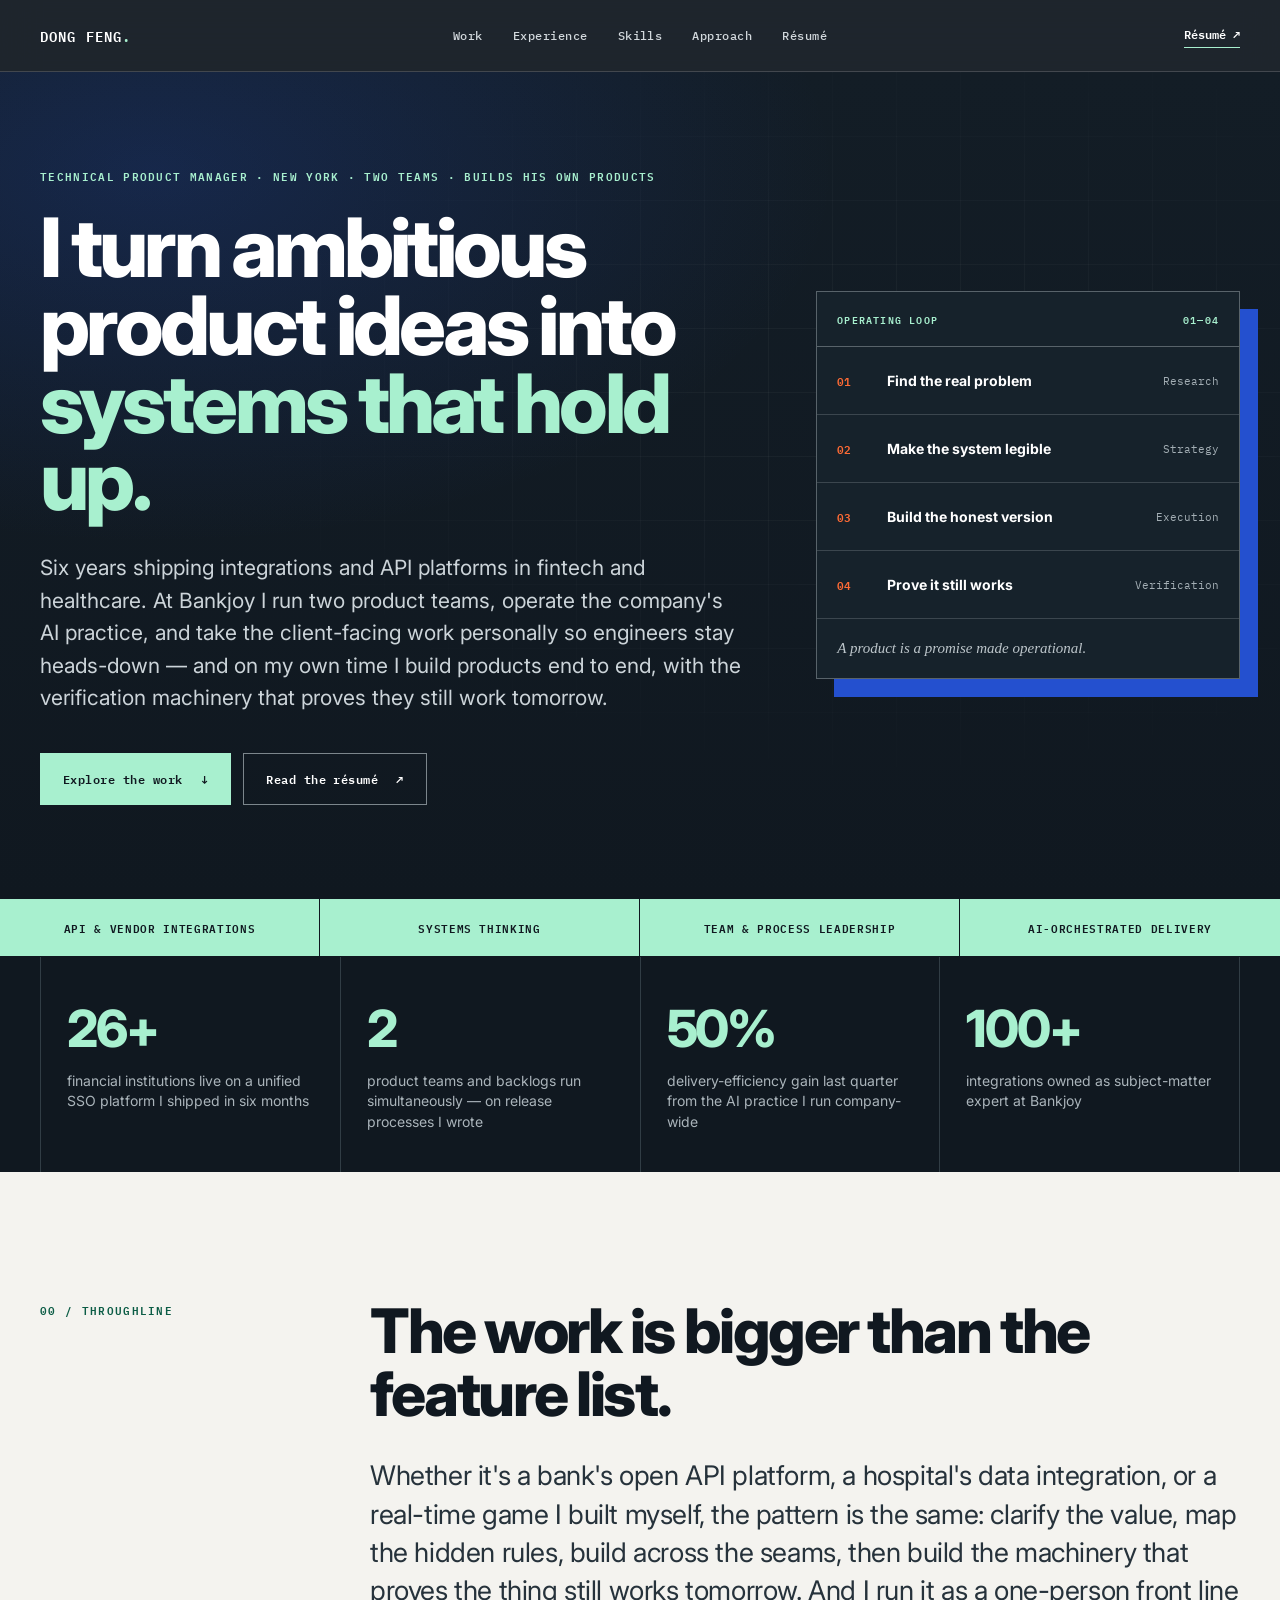
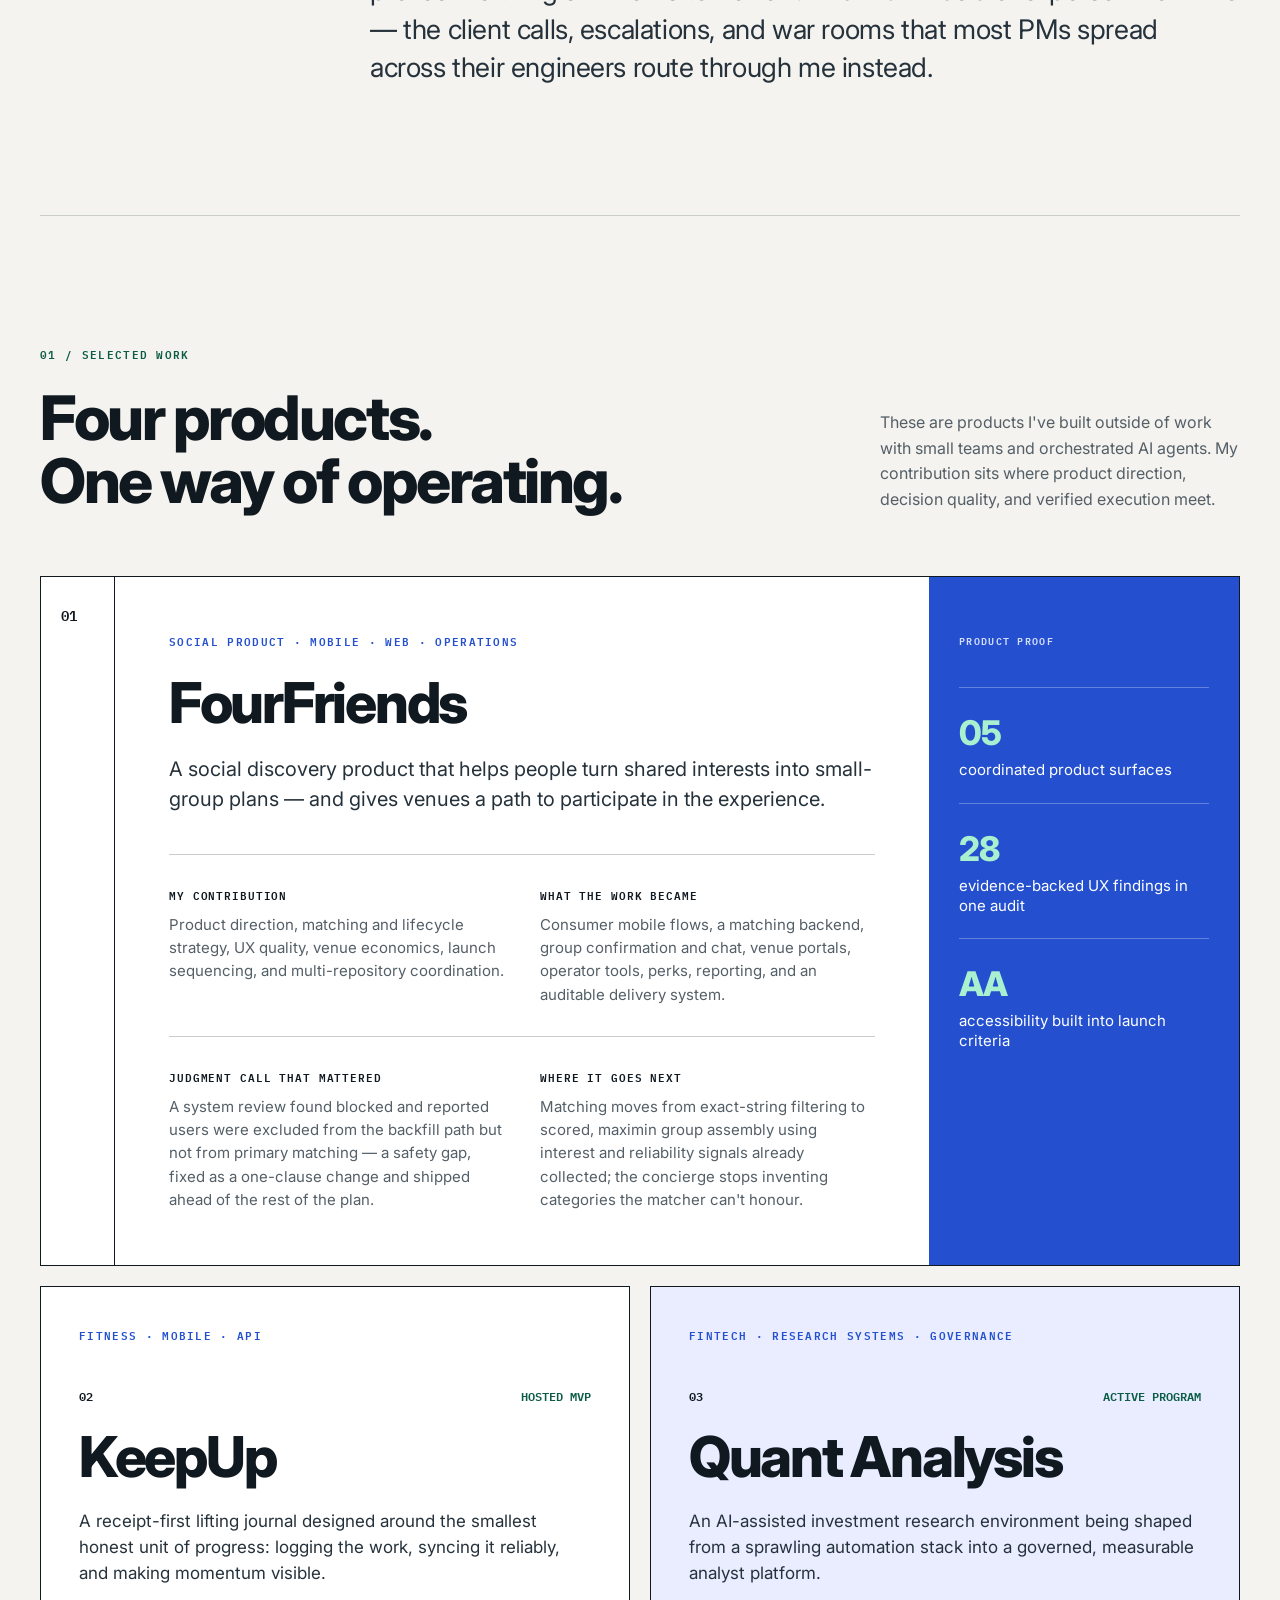
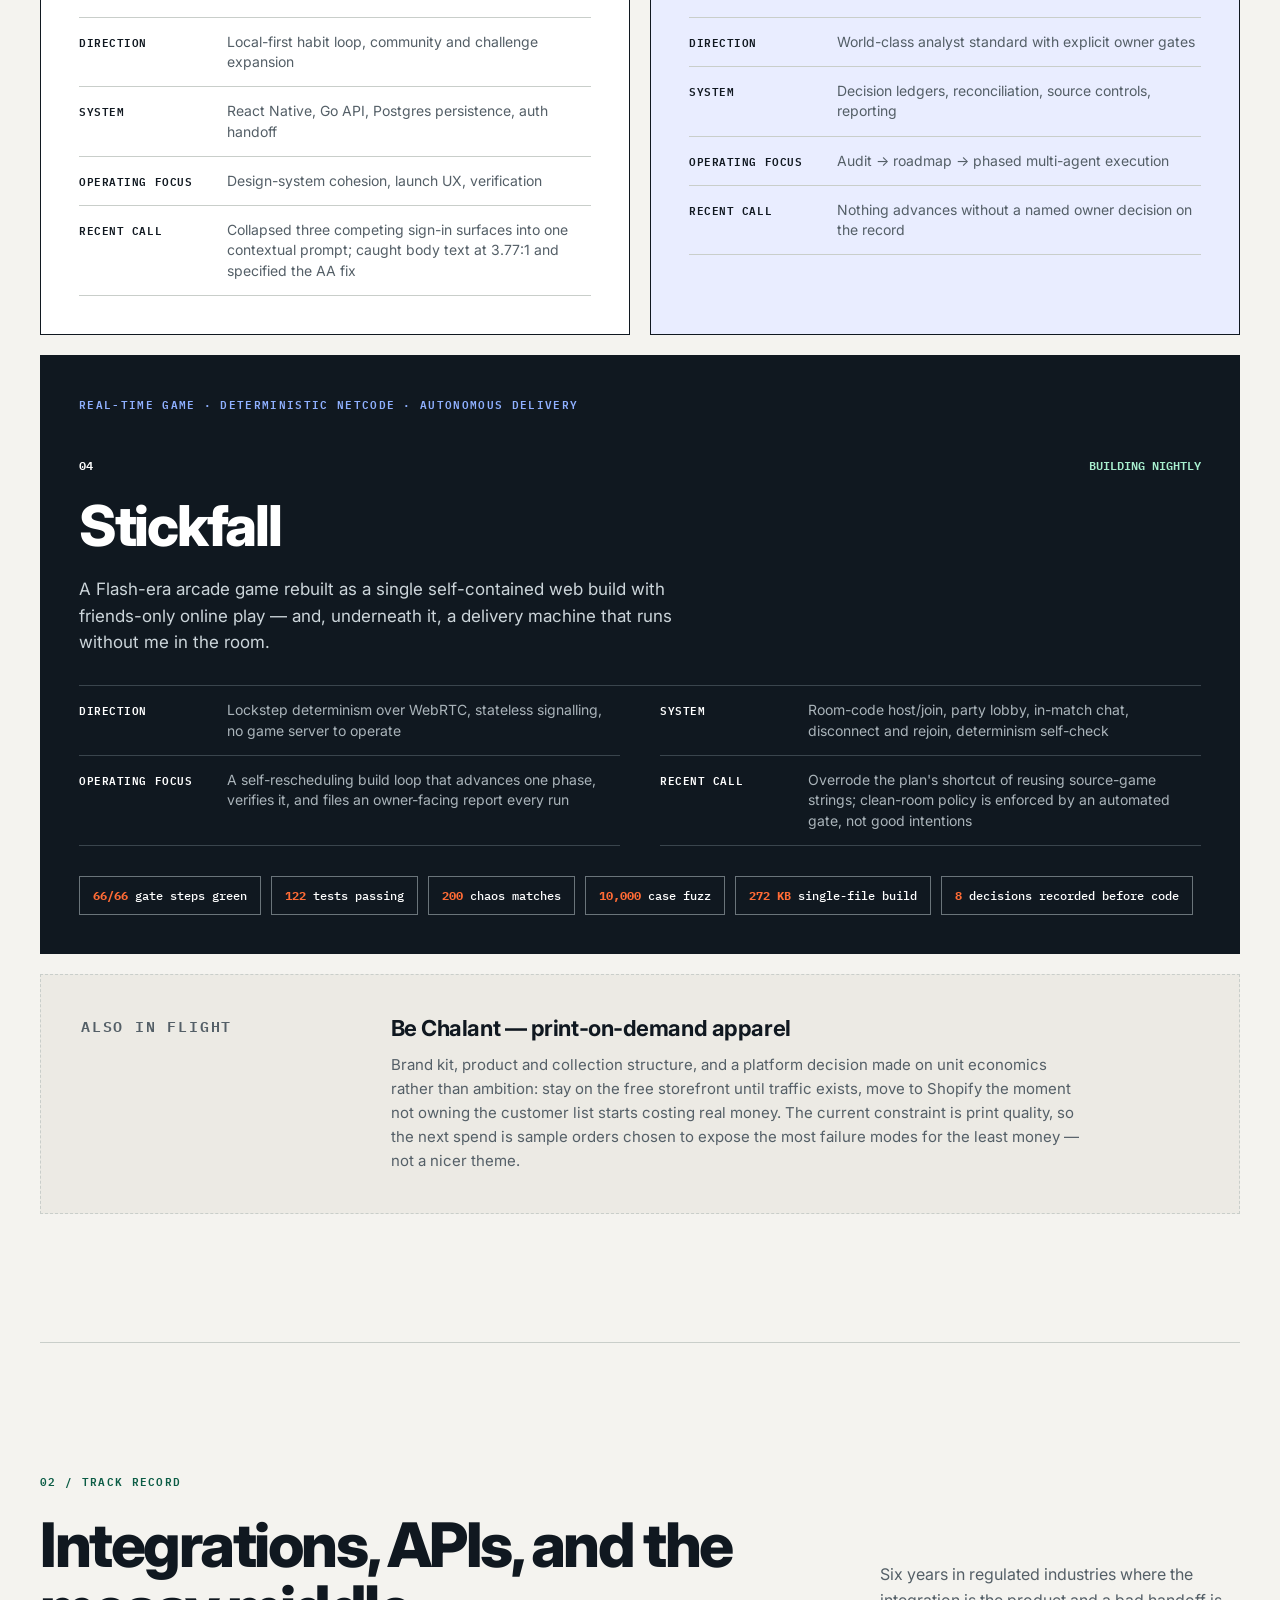
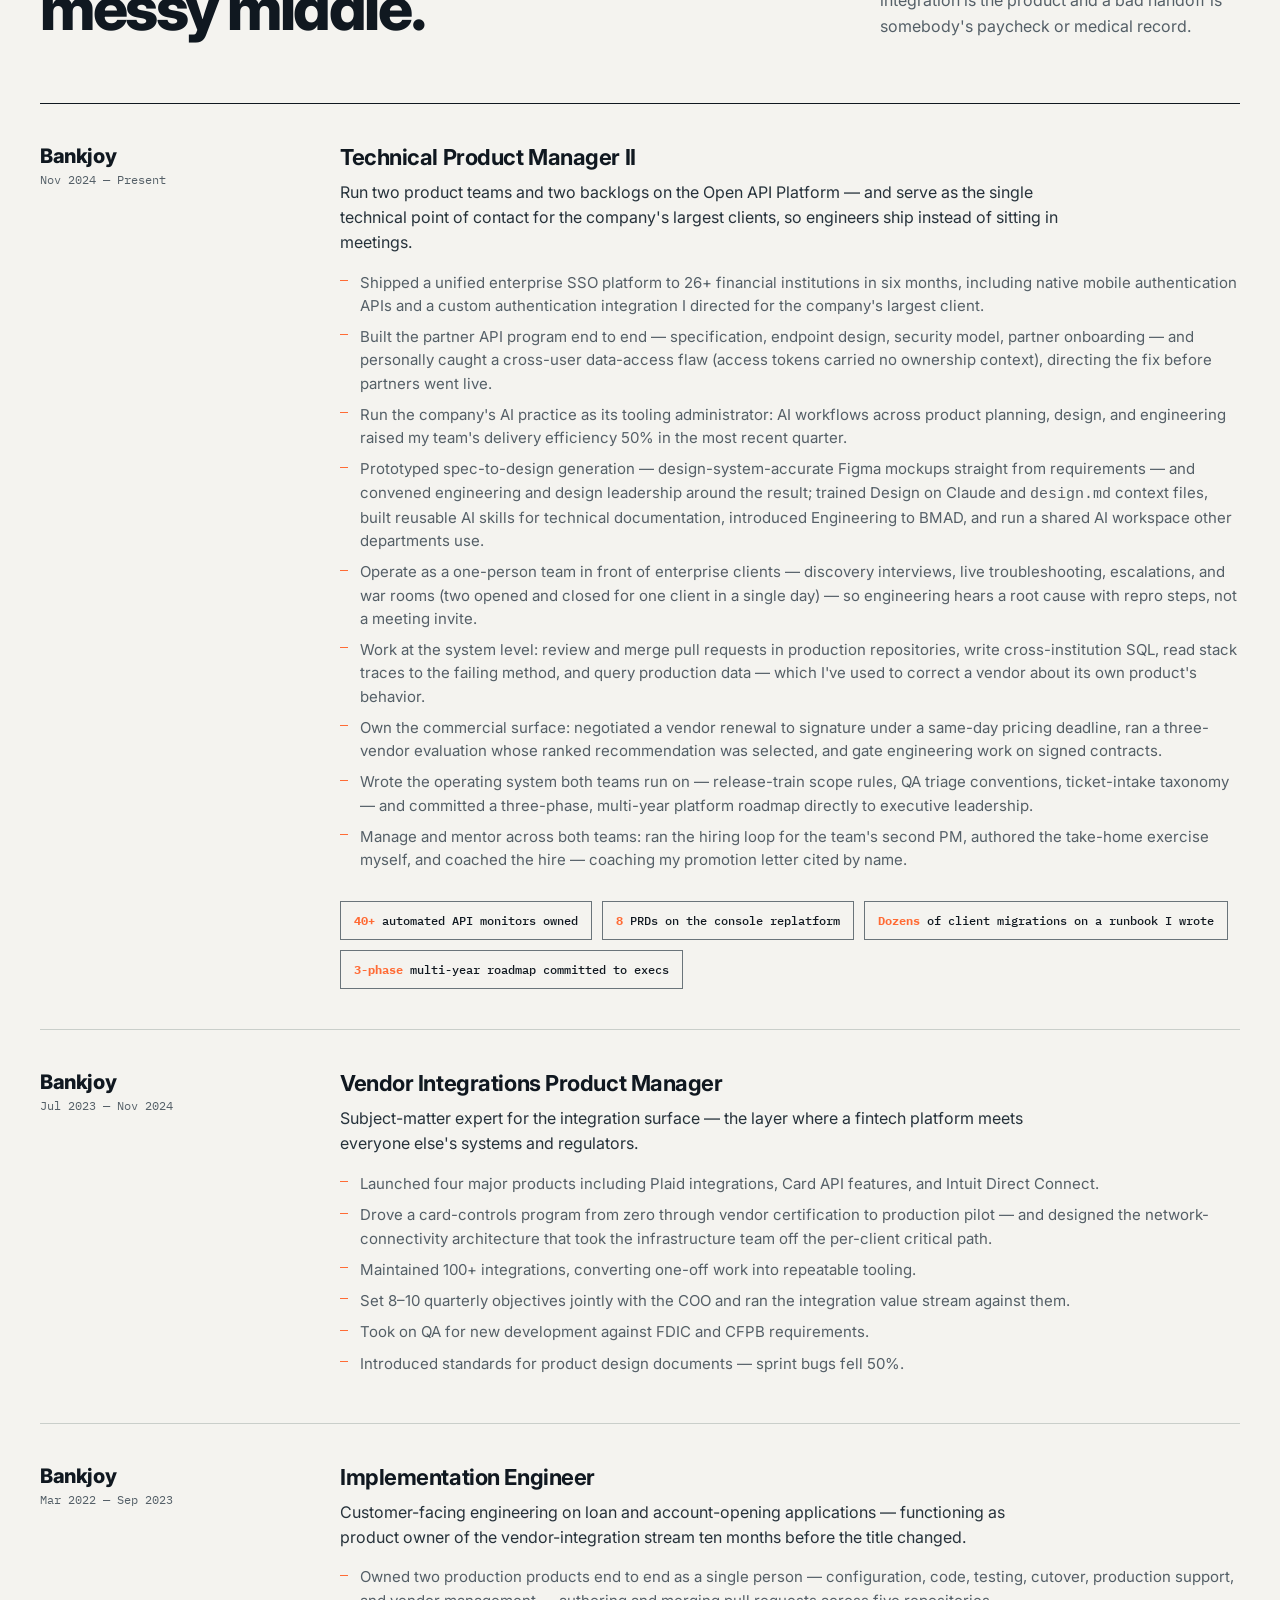
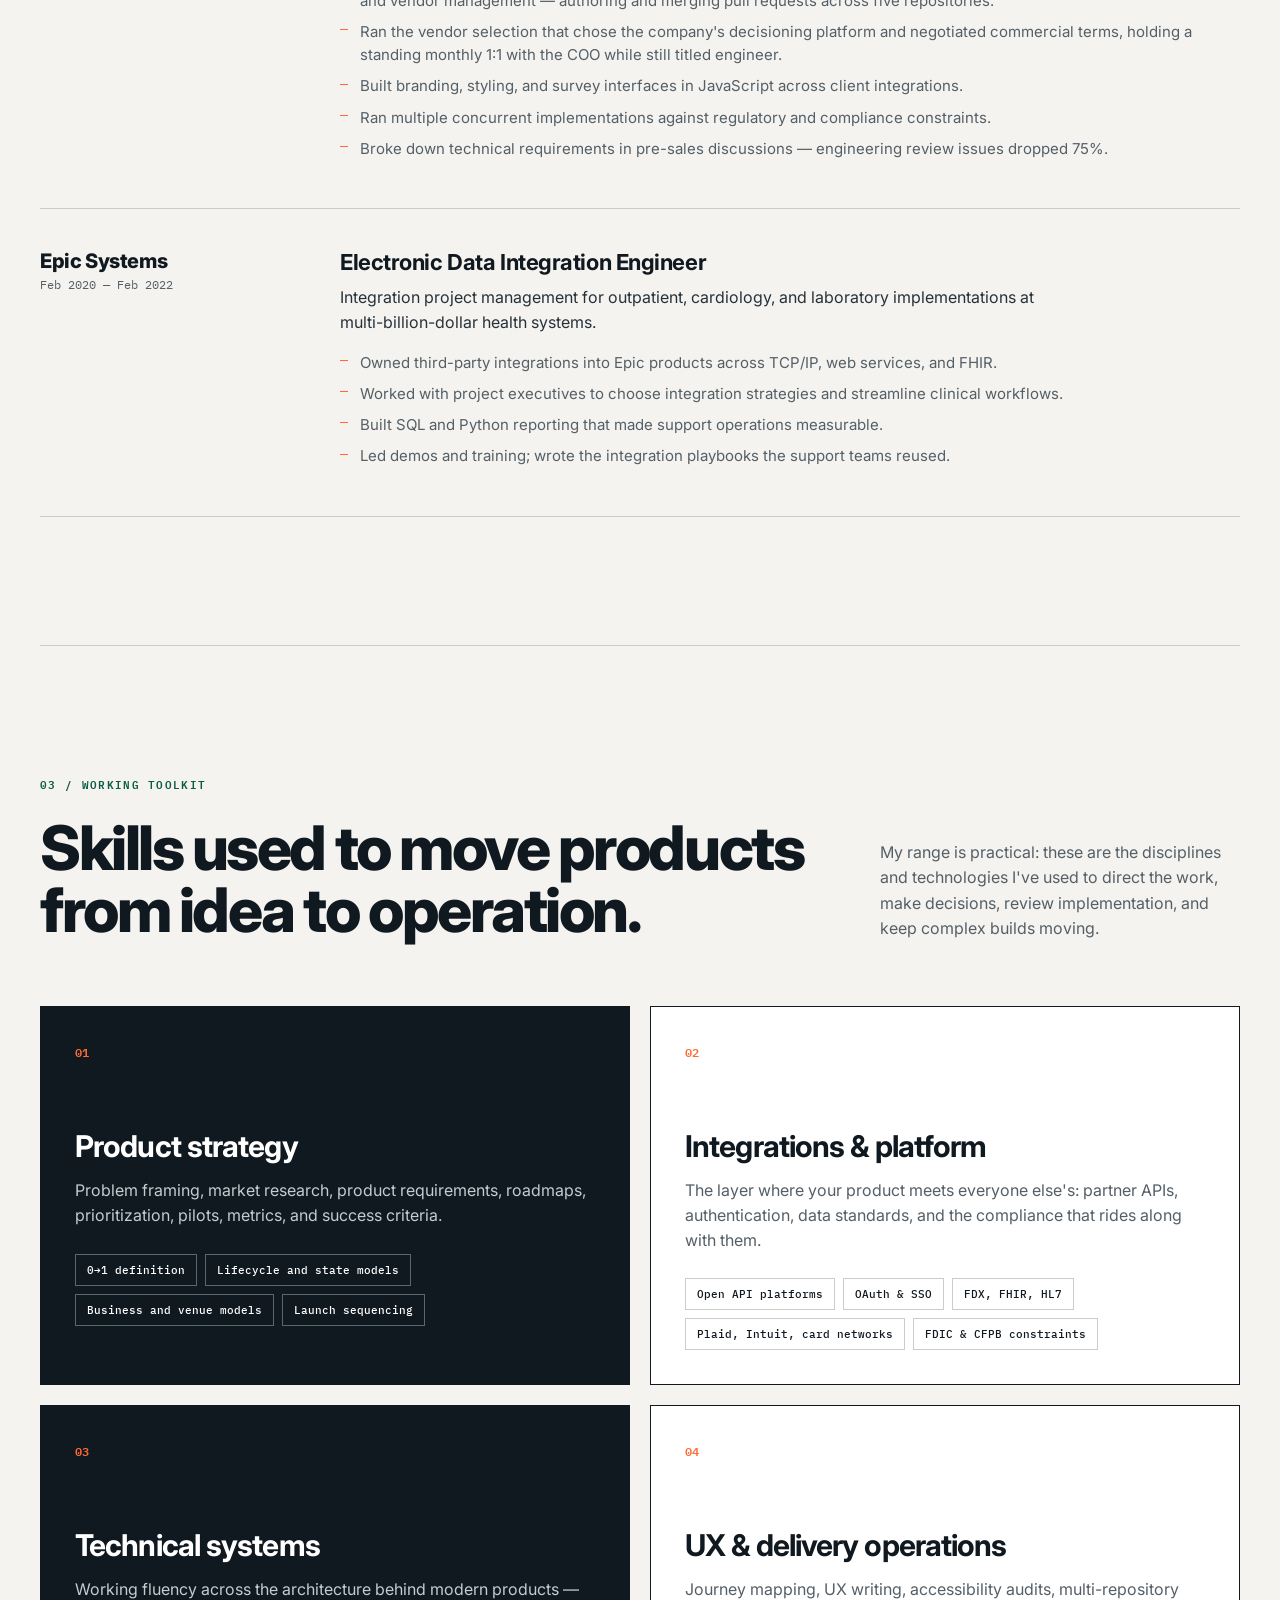
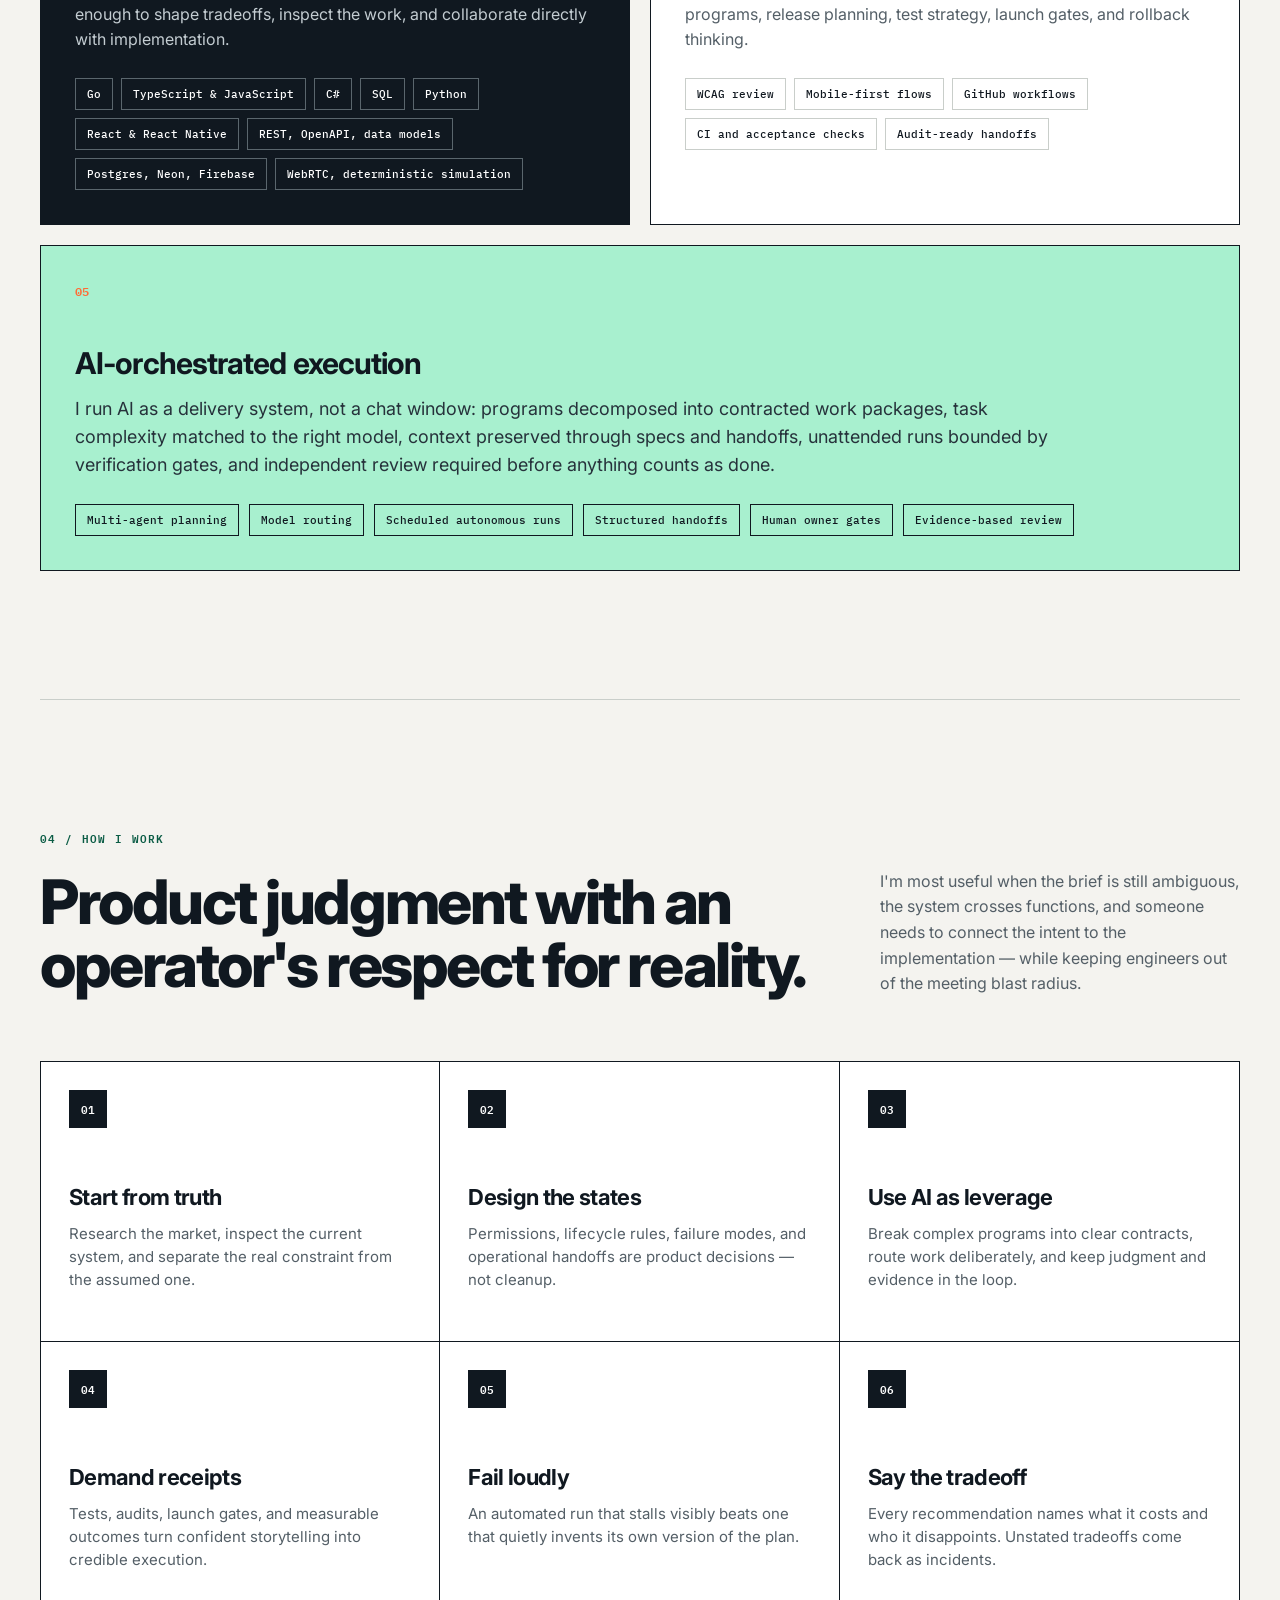
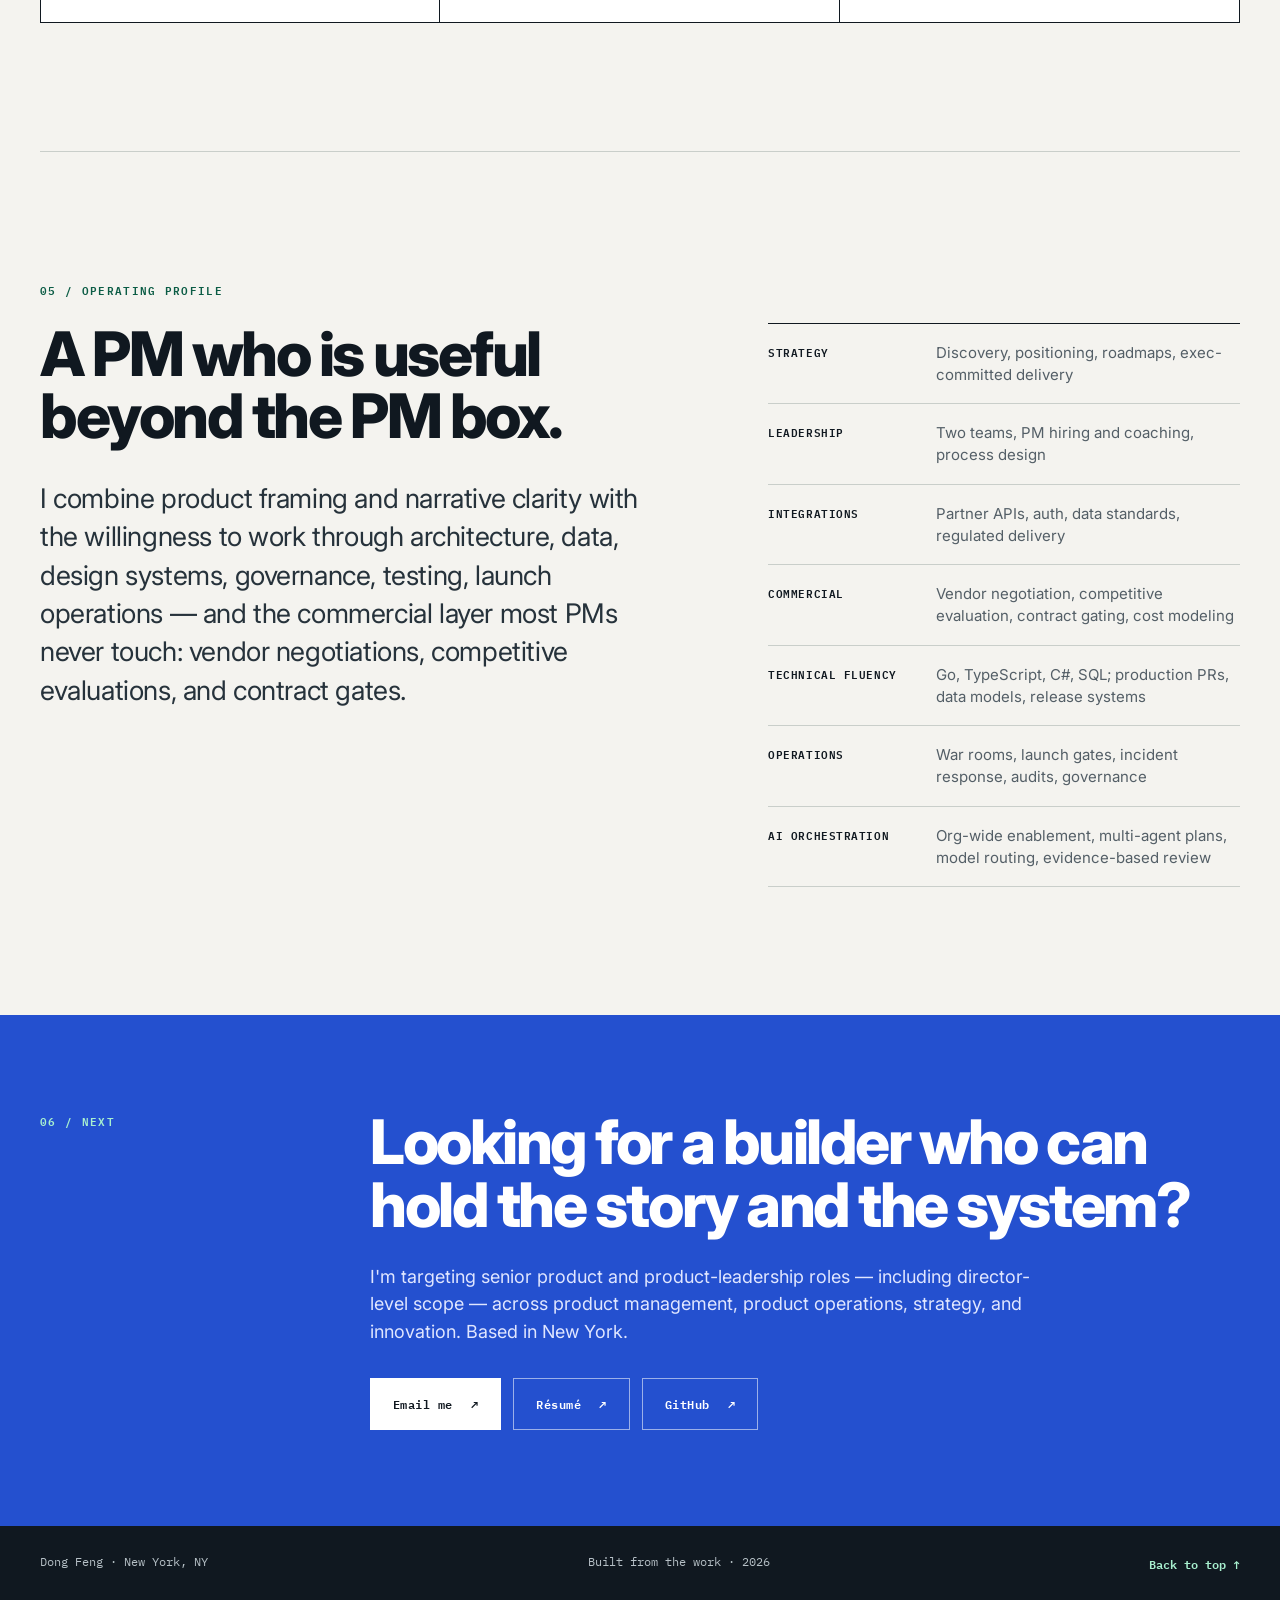
<file: index.html>
<!doctype html>
<html lang="en">
  <head>
    <meta charset="utf-8" />
    <meta name="viewport" content="width=device-width, initial-scale=1" />
    <meta name="theme-color" content="#101820" />
    <meta
      name="description"
      content="Dong Feng is a technical product manager in New York — runs two product teams on a fintech open API platform, operates the company's AI practice, and builds his own products with verified delivery systems."
    />
    <meta property="og:title" content="Dong Feng — Technical Product Manager & Builder" />
    <meta
      property="og:description"
      content="SSO shipped to 26+ financial institutions in six months. A partner API program built end to end. The company's AI practice. Four self-built products with receipts."
    />
    <meta property="og:type" content="website" />
    <meta property="og:url" content="https://dongfeng2015.github.io/" />
    <title>Dong Feng — Technical Product Manager &amp; Builder</title>

    <link rel="preconnect" href="https://fonts.googleapis.com" />
    <link rel="preconnect" href="https://fonts.gstatic.com" crossorigin />
    <link
      href="https://fonts.googleapis.com/css2?family=Inter:wght@400;500;600;700;800;900&family=IBM+Plex+Mono:wght@500;600&display=swap"
      rel="stylesheet"
    />
    <link rel="stylesheet" href="styles.css" />
    <script defer src="script.js"></script>
    <script type="application/ld+json">
      {
        "@context": "https://schema.org",
        "@type": "Person",
        "name": "Dong Feng",
        "jobTitle": "Technical Product Manager",
        "url": "https://dongfeng2015.github.io/",
        "email": "mailto:fengdong@umich.edu",
        "address": { "@type": "PostalAddress", "addressLocality": "New York", "addressRegion": "NY" },
        "worksFor": { "@type": "Organization", "name": "Bankjoy" },
        "alumniOf": { "@type": "CollegeOrUniversity", "name": "University of Michigan" },
        "sameAs": ["https://github.com/dongfeng2015"],
        "knowsAbout": [
          "Technical product management",
          "API platforms and vendor integrations",
          "EHR and healthcare data standards",
          "Fintech data interoperability",
          "Multi-agent AI delivery",
          "AI enablement and tooling administration",
          "Vendor negotiation and competitive evaluation",
          "Product process and release governance",
          "Deterministic systems"
        ]
      }
    </script>
  </head>
  <body>
    <a class="skip-link" href="#main">Skip to content</a>
    <div class="scroll-progress" aria-hidden="true"><i></i></div>

    <header class="site-header">
      <a class="wordmark" href="#top" aria-label="Dong Feng, back to top">DONG FENG<span>.</span></a>
      <nav aria-label="Primary navigation">
        <a href="#work">Work</a>
        <a href="#experience">Experience</a>
        <a href="#skills">Skills</a>
        <a href="#approach">Approach</a>
        <a href="resume.html">Résumé</a>
      </nav>
      <a class="nav-cta" href="resume.html">
        Résumé <span aria-hidden="true">↗</span>
      </a>
    </header>

    <main id="main">
      <section class="hero" id="top">
        <div class="hero-copy reveal">
          <p class="overline">Technical product manager · New York · two teams · builds his own products</p>
          <h1>I turn ambitious product ideas into <span>systems that hold up.</span></h1>
          <p class="hero-summary">
            Six years shipping integrations and API platforms in fintech and healthcare. At Bankjoy I run two product teams, operate the company's AI practice, and take the client-facing work personally so engineers stay heads-down — and on my own time I build products end to end, with the verification machinery that proves they still work tomorrow.
          </p>
          <div class="hero-actions">
            <a class="button button-primary" href="#work">Explore the work <span aria-hidden="true">↓</span></a>
            <a class="button button-secondary" href="resume.html">Read the résumé <span aria-hidden="true">↗</span></a>
          </div>
        </div>

        <div class="hero-system reveal" aria-label="A product operating loop">
          <div class="system-label"><span>OPERATING LOOP</span><span>01—04</span></div>
          <ol>
            <li><span>01</span><strong>Find the real problem</strong><i>Research</i></li>
            <li><span>02</span><strong>Make the system legible</strong><i>Strategy</i></li>
            <li><span>03</span><strong>Build the honest version</strong><i>Execution</i></li>
            <li><span>04</span><strong>Prove it still works</strong><i>Verification</i></li>
          </ol>
          <p>A product is a promise made operational.</p>
        </div>
      </section>

      <section class="signal-bar" aria-label="Areas of strength">
        <span>API &amp; vendor integrations</span>
        <span>Systems thinking</span>
        <span>Team &amp; process leadership</span>
        <span>AI-orchestrated delivery</span>
      </section>

      <section class="receipts" aria-labelledby="receipts-title">
        <h2 id="receipts-title" class="visually-hidden">Proof points</h2>
        <div class="receipts-grid">
          <div><span>26+</span><p>financial institutions live on a unified SSO platform I shipped in six months</p></div>
          <div><span>2</span><p>product teams and backlogs run simultaneously — on release processes I wrote</p></div>
          <div><span>50%</span><p>delivery-efficiency gain last quarter from the AI practice I run company-wide</p></div>
          <div><span>100+</span><p>integrations owned as subject-matter expert at Bankjoy</p></div>
        </div>
      </section>

      <section class="intro section reveal" aria-labelledby="intro-title">
        <p class="section-index">00 / THROUGHLINE</p>
        <div>
          <h2 id="intro-title">The work is bigger than the feature list.</h2>
          <p class="large-copy">
            Whether it's a bank's open API platform, a hospital's data integration, or a real-time game I built myself, the pattern is the same: clarify the value, map the hidden rules, build across the seams, then build the machinery that proves the thing still works tomorrow. And I run it as a one-person front line — the client calls, escalations, and war rooms that most PMs spread across their engineers route through me instead.
          </p>
        </div>
      </section>

      <section class="work section" id="work" aria-labelledby="work-title">
        <div class="section-heading reveal">
          <div>
            <p class="section-index">01 / SELECTED WORK</p>
            <h2 id="work-title">Four products.<br />One way of operating.</h2>
          </div>
          <p>
            These are products I've built outside of work with small teams and orchestrated AI agents. My contribution sits where product direction, decision quality, and verified execution meet.
          </p>
        </div>

        <article class="case case-featured reveal">
          <div class="case-number">01</div>
          <div class="case-main">
            <p class="case-type">SOCIAL PRODUCT · MOBILE · WEB · OPERATIONS</p>
            <h3>FourFriends</h3>
            <p class="case-lede">
              A social discovery product that helps people turn shared interests into small-group plans — and gives venues a path to participate in the experience.
            </p>
            <div class="case-columns">
              <div>
                <h4>My contribution</h4>
                <p>Product direction, matching and lifecycle strategy, UX quality, venue economics, launch sequencing, and multi-repository coordination.</p>
              </div>
              <div>
                <h4>What the work became</h4>
                <p>Consumer mobile flows, a matching backend, group confirmation and chat, venue portals, operator tools, perks, reporting, and an auditable delivery system.</p>
              </div>
            </div>
            <div class="case-columns">
              <div>
                <h4>Judgment call that mattered</h4>
                <p>A system review found blocked and reported users were excluded from the backfill path but not from primary matching — a safety gap, fixed as a one-clause change and shipped ahead of the rest of the plan.</p>
              </div>
              <div>
                <h4>Where it goes next</h4>
                <p>Matching moves from exact-string filtering to scored, maximin group assembly using interest and reliability signals already collected; the concierge stops inventing categories the matcher can't honour.</p>
              </div>
            </div>
          </div>
          <div class="case-proof">
            <p>PRODUCT PROOF</p>
            <ul>
              <li><span>05</span> coordinated product surfaces</li>
              <li><span>28</span> evidence-backed UX findings in one audit</li>
              <li><span>AA</span> accessibility built into launch criteria</li>
            </ul>
          </div>
        </article>

        <div class="case-grid">
          <article class="case-card reveal">
            <p class="case-type">FITNESS · MOBILE · API</p>
            <div class="case-card-top"><span>02</span><span class="status">HOSTED MVP</span></div>
            <h3>KeepUp</h3>
            <p>
              A receipt-first lifting journal designed around the smallest honest unit of progress: logging the work, syncing it reliably, and making momentum visible.
            </p>
            <dl>
              <div><dt>Direction</dt><dd>Local-first habit loop, community and challenge expansion</dd></div>
              <div><dt>System</dt><dd>React Native, Go API, Postgres persistence, auth handoff</dd></div>
              <div><dt>Operating focus</dt><dd>Design-system cohesion, launch UX, verification</dd></div>
              <div><dt>Recent call</dt><dd>Collapsed three competing sign-in surfaces into one contextual prompt; caught body text at 3.77:1 and specified the AA fix</dd></div>
            </dl>
          </article>

          <article class="case-card reveal">
            <p class="case-type">FINTECH · RESEARCH SYSTEMS · GOVERNANCE</p>
            <div class="case-card-top"><span>03</span><span class="status">ACTIVE PROGRAM</span></div>
            <h3>Quant Analysis</h3>
            <p>
              An AI-assisted investment research environment being shaped from a sprawling automation stack into a governed, measurable analyst platform.
            </p>
            <dl>
              <div><dt>Direction</dt><dd>World-class analyst standard with explicit owner gates</dd></div>
              <div><dt>System</dt><dd>Decision ledgers, reconciliation, source controls, reporting</dd></div>
              <div><dt>Operating focus</dt><dd>Audit → roadmap → phased multi-agent execution</dd></div>
              <div><dt>Recent call</dt><dd>Nothing advances without a named owner decision on the record</dd></div>
            </dl>
          </article>

          <article class="case-card case-card-wide reveal">
            <p class="case-type">REAL-TIME GAME · DETERMINISTIC NETCODE · AUTONOMOUS DELIVERY</p>
            <div class="case-card-top"><span>04</span><span class="status">BUILDING NIGHTLY</span></div>
            <h3>Stickfall</h3>
            <p>
              A Flash-era arcade game rebuilt as a single self-contained web build with friends-only online play — and, underneath it, a delivery machine that runs without me in the room.
            </p>
            <dl>
              <div><dt>Direction</dt><dd>Lockstep determinism over WebRTC, stateless signalling, no game server to operate</dd></div>
              <div><dt>System</dt><dd>Room-code host/join, party lobby, in-match chat, disconnect and rejoin, determinism self-check</dd></div>
              <div><dt>Operating focus</dt><dd>A self-rescheduling build loop that advances one phase, verifies it, and files an owner-facing report every run</dd></div>
              <div><dt>Recent call</dt><dd>Overrode the plan's shortcut of reusing source-game strings; clean-room policy is enforced by an automated gate, not good intentions</dd></div>
            </dl>
            <div class="impact-flow">
              <span><b>66/66</b> gate steps green</span>
              <span><b>122</b> tests passing</span>
              <span><b>200</b> chaos matches</span>
              <span><b>10,000</b> case fuzz</span>
              <span><b>272 KB</b> single-file build</span>
              <span><b>8</b> decisions recorded before code</span>
            </div>
          </article>
        </div>

        <div class="also reveal">
          <p class="section-index">ALSO IN FLIGHT</p>
          <div>
            <h3>Be Chalant — print-on-demand apparel</h3>
            <p>
              Brand kit, product and collection structure, and a platform decision made on unit economics rather than ambition: stay on the free storefront until traffic exists, move to Shopify the moment not owning the customer list starts costing real money. The current constraint is print quality, so the next spend is sample orders chosen to expose the most failure modes for the least money — not a nicer theme.
            </p>
          </div>
        </div>
      </section>

      <section class="experience section" id="experience" aria-labelledby="experience-title">
        <div class="section-heading reveal">
          <div>
            <p class="section-index">02 / TRACK RECORD</p>
            <h2 id="experience-title">Integrations, APIs, and the messy middle.</h2>
          </div>
          <p>
            Six years in regulated industries where the integration is the product and a bad handoff is somebody's paycheck or medical record.
          </p>
        </div>

        <ol class="timeline">
          <li class="reveal">
            <div class="role-meta">
              <p class="role-org">Bankjoy</p>
              <p class="role-dates">Nov 2024 — Present</p>
            </div>
            <div class="role-body">
              <h3>Technical Product Manager II</h3>
              <p>Run two product teams and two backlogs on the Open API Platform — and serve as the single technical point of contact for the company's largest clients, so engineers ship instead of sitting in meetings.</p>
              <ul>
                <li>Shipped a unified enterprise SSO platform to 26+ financial institutions in six months, including native mobile authentication APIs and a custom authentication integration I directed for the company's largest client.</li>
                <li>Built the partner API program end to end — specification, endpoint design, security model, partner onboarding — and personally caught a cross-user data-access flaw (access tokens carried no ownership context), directing the fix before partners went live.</li>
                <li>Run the company's AI practice as its tooling administrator: AI workflows across product planning, design, and engineering raised my team's delivery efficiency 50% in the most recent quarter.</li>
                <li>Prototyped spec-to-design generation — design-system-accurate Figma mockups straight from requirements — and convened engineering and design leadership around the result; trained Design on Claude and <code>design.md</code> context files, built reusable AI skills for technical documentation, introduced Engineering to BMAD, and run a shared AI workspace other departments use.</li>
                <li>Operate as a one-person team in front of enterprise clients — discovery interviews, live troubleshooting, escalations, and war rooms (two opened and closed for one client in a single day) — so engineering hears a root cause with repro steps, not a meeting invite.</li>
                <li>Work at the system level: review and merge pull requests in production repositories, write cross-institution SQL, read stack traces to the failing method, and query production data — which I've used to correct a vendor about its own product's behavior.</li>
                <li>Own the commercial surface: negotiated a vendor renewal to signature under a same-day pricing deadline, ran a three-vendor evaluation whose ranked recommendation was selected, and gate engineering work on signed contracts.</li>
                <li>Wrote the operating system both teams run on — release-train scope rules, QA triage conventions, ticket-intake taxonomy — and committed a three-phase, multi-year platform roadmap directly to executive leadership.</li>
                <li>Manage and mentor across both teams: ran the hiring loop for the team's second PM, authored the take-home exercise myself, and coached the hire — coaching my promotion letter cited by name.</li>
              </ul>
              <div class="impact-flow">
                <span><b>40+</b> automated API monitors owned</span>
                <span><b>8</b> PRDs on the console replatform</span>
                <span><b>Dozens</b> of client migrations on a runbook I wrote</span>
                <span><b>3-phase</b> multi-year roadmap committed to execs</span>
              </div>
            </div>
          </li>
          <li class="reveal">
            <div class="role-meta">
              <p class="role-org">Bankjoy</p>
              <p class="role-dates">Jul 2023 — Nov 2024</p>
            </div>
            <div class="role-body">
              <h3>Vendor Integrations Product Manager</h3>
              <p>Subject-matter expert for the integration surface — the layer where a fintech platform meets everyone else's systems and regulators.</p>
              <ul>
                <li>Launched four major products including Plaid integrations, Card API features, and Intuit Direct Connect.</li>
                <li>Drove a card-controls program from zero through vendor certification to production pilot — and designed the network-connectivity architecture that took the infrastructure team off the per-client critical path.</li>
                <li>Maintained 100+ integrations, converting one-off work into repeatable tooling.</li>
                <li>Set 8–10 quarterly objectives jointly with the COO and ran the integration value stream against them.</li>
                <li>Took on QA for new development against FDIC and CFPB requirements.</li>
                <li>Introduced standards for product design documents — sprint bugs fell 50%.</li>
              </ul>
            </div>
          </li>
          <li class="reveal">
            <div class="role-meta">
              <p class="role-org">Bankjoy</p>
              <p class="role-dates">Mar 2022 — Sep 2023</p>
            </div>
            <div class="role-body">
              <h3>Implementation Engineer</h3>
              <p>Customer-facing engineering on loan and account-opening applications — functioning as product owner of the vendor-integration stream ten months before the title changed.</p>
              <ul>
                <li>Owned two production products end to end as a single person — configuration, code, testing, cutover, production support, and vendor management — authoring and merging pull requests across five repositories.</li>
                <li>Ran the vendor selection that chose the company's decisioning platform and negotiated commercial terms, holding a standing monthly 1:1 with the COO while still titled engineer.</li>
                <li>Built branding, styling, and survey interfaces in JavaScript across client integrations.</li>
                <li>Ran multiple concurrent implementations against regulatory and compliance constraints.</li>
                <li>Broke down technical requirements in pre-sales discussions — engineering review issues dropped 75%.</li>
              </ul>
            </div>
          </li>
          <li class="reveal">
            <div class="role-meta">
              <p class="role-org">Epic Systems</p>
              <p class="role-dates">Feb 2020 — Feb 2022</p>
            </div>
            <div class="role-body">
              <h3>Electronic Data Integration Engineer</h3>
              <p>Integration project management for outpatient, cardiology, and laboratory implementations at multi-billion-dollar health systems.</p>
              <ul>
                <li>Owned third-party integrations into Epic products across TCP/IP, web services, and FHIR.</li>
                <li>Worked with project executives to choose integration strategies and streamline clinical workflows.</li>
                <li>Built SQL and Python reporting that made support operations measurable.</li>
                <li>Led demos and training; wrote the integration playbooks the support teams reused.</li>
              </ul>
            </div>
          </li>
        </ol>
      </section>

      <section class="skills section" id="skills" aria-labelledby="skills-title">
        <div class="section-heading reveal">
          <div>
            <p class="section-index">03 / WORKING TOOLKIT</p>
            <h2 id="skills-title">Skills used to move products from idea to operation.</h2>
          </div>
          <p>
            My range is practical: these are the disciplines and technologies I've used to direct the work, make decisions, review implementation, and keep complex builds moving.
          </p>
        </div>

        <div class="toolkit-grid">
          <article class="reveal">
            <span>01</span>
            <h3>Product strategy</h3>
            <p>Problem framing, market research, product requirements, roadmaps, prioritization, pilots, metrics, and success criteria.</p>
            <ul><li>0→1 definition</li><li>Lifecycle and state models</li><li>Business and venue models</li><li>Launch sequencing</li></ul>
          </article>
          <article class="reveal">
            <span>02</span>
            <h3>Integrations &amp; platform</h3>
            <p>The layer where your product meets everyone else's: partner APIs, authentication, data standards, and the compliance that rides along with them.</p>
            <ul><li>Open API platforms</li><li>OAuth &amp; SSO</li><li>FDX, FHIR, HL7</li><li>Plaid, Intuit, card networks</li><li>FDIC &amp; CFPB constraints</li></ul>
          </article>
          <article class="reveal">
            <span>03</span>
            <h3>Technical systems</h3>
            <p>Working fluency across the architecture behind modern products — enough to shape tradeoffs, inspect the work, and collaborate directly with implementation.</p>
            <ul><li>Go</li><li>TypeScript &amp; JavaScript</li><li>C#</li><li>SQL</li><li>Python</li><li>React &amp; React Native</li><li>REST, OpenAPI, data models</li><li>Postgres, Neon, Firebase</li><li>WebRTC, deterministic simulation</li></ul>
          </article>
          <article class="reveal">
            <span>04</span>
            <h3>UX &amp; delivery operations</h3>
            <p>Journey mapping, UX writing, accessibility audits, multi-repository programs, release planning, test strategy, launch gates, and rollback thinking.</p>
            <ul><li>WCAG review</li><li>Mobile-first flows</li><li>GitHub workflows</li><li>CI and acceptance checks</li><li>Audit-ready handoffs</li></ul>
          </article>
          <article class="reveal toolkit-wide">
            <span>05</span>
            <h3>AI-orchestrated execution</h3>
            <p>I run AI as a delivery system, not a chat window: programs decomposed into contracted work packages, task complexity matched to the right model, context preserved through specs and handoffs, unattended runs bounded by verification gates, and independent review required before anything counts as done.</p>
            <ul><li>Multi-agent planning</li><li>Model routing</li><li>Scheduled autonomous runs</li><li>Structured handoffs</li><li>Human owner gates</li><li>Evidence-based review</li></ul>
          </article>
        </div>
      </section>

      <section class="approach section" id="approach" aria-labelledby="approach-title">
        <div class="section-heading reveal">
          <div>
            <p class="section-index">04 / HOW I WORK</p>
            <h2 id="approach-title">Product judgment with an operator's respect for reality.</h2>
          </div>
          <p>I'm most useful when the brief is still ambiguous, the system crosses functions, and someone needs to connect the intent to the implementation — while keeping engineers out of the meeting blast radius.</p>
        </div>

        <div class="principles">
          <article class="reveal"><span>01</span><h3>Start from truth</h3><p>Research the market, inspect the current system, and separate the real constraint from the assumed one.</p></article>
          <article class="reveal"><span>02</span><h3>Design the states</h3><p>Permissions, lifecycle rules, failure modes, and operational handoffs are product decisions — not cleanup.</p></article>
          <article class="reveal"><span>03</span><h3>Use AI as leverage</h3><p>Break complex programs into clear contracts, route work deliberately, and keep judgment and evidence in the loop.</p></article>
          <article class="reveal"><span>04</span><h3>Demand receipts</h3><p>Tests, audits, launch gates, and measurable outcomes turn confident storytelling into credible execution.</p></article>
          <article class="reveal"><span>05</span><h3>Fail loudly</h3><p>An automated run that stalls visibly beats one that quietly invents its own version of the plan.</p></article>
          <article class="reveal"><span>06</span><h3>Say the tradeoff</h3><p>Every recommendation names what it costs and who it disappoints. Unstated tradeoffs come back as incidents.</p></article>
        </div>
      </section>

      <section class="profile section" id="profile" aria-labelledby="profile-title">
        <p class="section-index">05 / OPERATING PROFILE</p>
        <div class="profile-grid reveal">
          <div>
            <h2 id="profile-title">A PM who is useful beyond the PM box.</h2>
            <p class="large-copy">
              I combine product framing and narrative clarity with the willingness to work through architecture, data, design systems, governance, testing, launch operations — and the commercial layer most PMs never touch: vendor negotiations, competitive evaluations, and contract gates.
            </p>
          </div>
          <div class="capability-list">
            <div><span>Strategy</span><p>Discovery, positioning, roadmaps, exec-committed delivery</p></div>
            <div><span>Leadership</span><p>Two teams, PM hiring and coaching, process design</p></div>
            <div><span>Integrations</span><p>Partner APIs, auth, data standards, regulated delivery</p></div>
            <div><span>Commercial</span><p>Vendor negotiation, competitive evaluation, contract gating, cost modeling</p></div>
            <div><span>Technical fluency</span><p>Go, TypeScript, C#, SQL; production PRs, data models, release systems</p></div>
            <div><span>Operations</span><p>War rooms, launch gates, incident response, audits, governance</p></div>
            <div><span>AI orchestration</span><p>Org-wide enablement, multi-agent plans, model routing, evidence-based review</p></div>
          </div>
        </div>
      </section>

      <section class="contact section reveal" aria-labelledby="contact-title">
        <p class="section-index">06 / NEXT</p>
        <div>
          <h2 id="contact-title">Looking for a builder who can hold the story and the system?</h2>
          <p>I'm targeting senior product and product-leadership roles — including director-level scope — across product management, product operations, strategy, and innovation. Based in New York.</p>
          <div class="contact-actions">
            <a class="button button-light" href="mailto:fengdong@umich.edu">Email me <span aria-hidden="true">↗</span></a>
            <a class="button button-ghost" href="resume.html">Résumé <span aria-hidden="true">↗</span></a>
            <a class="button button-ghost" href="https://github.com/dongfeng2015" target="_blank" rel="noreferrer">GitHub <span aria-hidden="true">↗</span></a>
          </div>
        </div>
      </section>
    </main>

    <footer>
      <span>Dong Feng · New York, NY</span>
      <span>Built from the work · 2026</span>
      <a href="#top">Back to top ↑</a>
    </footer>
  </body>
</html>
</file>
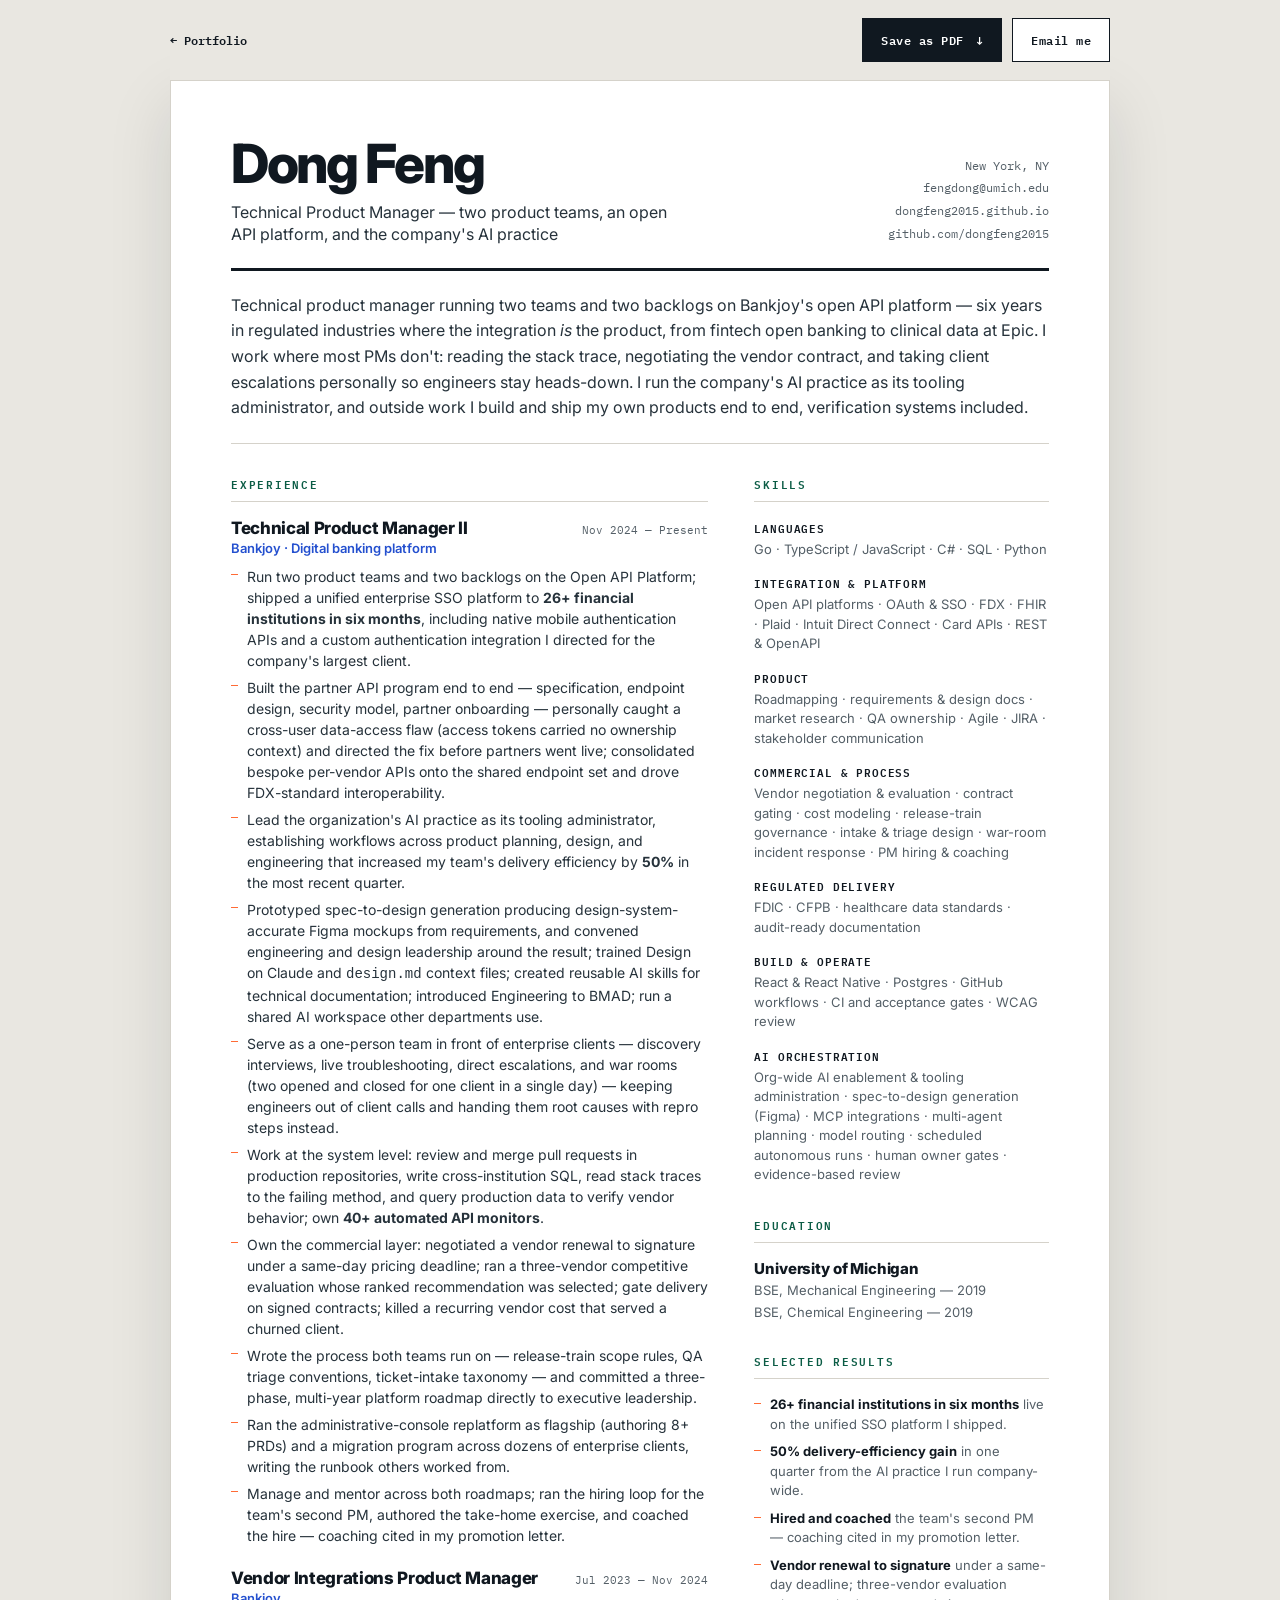
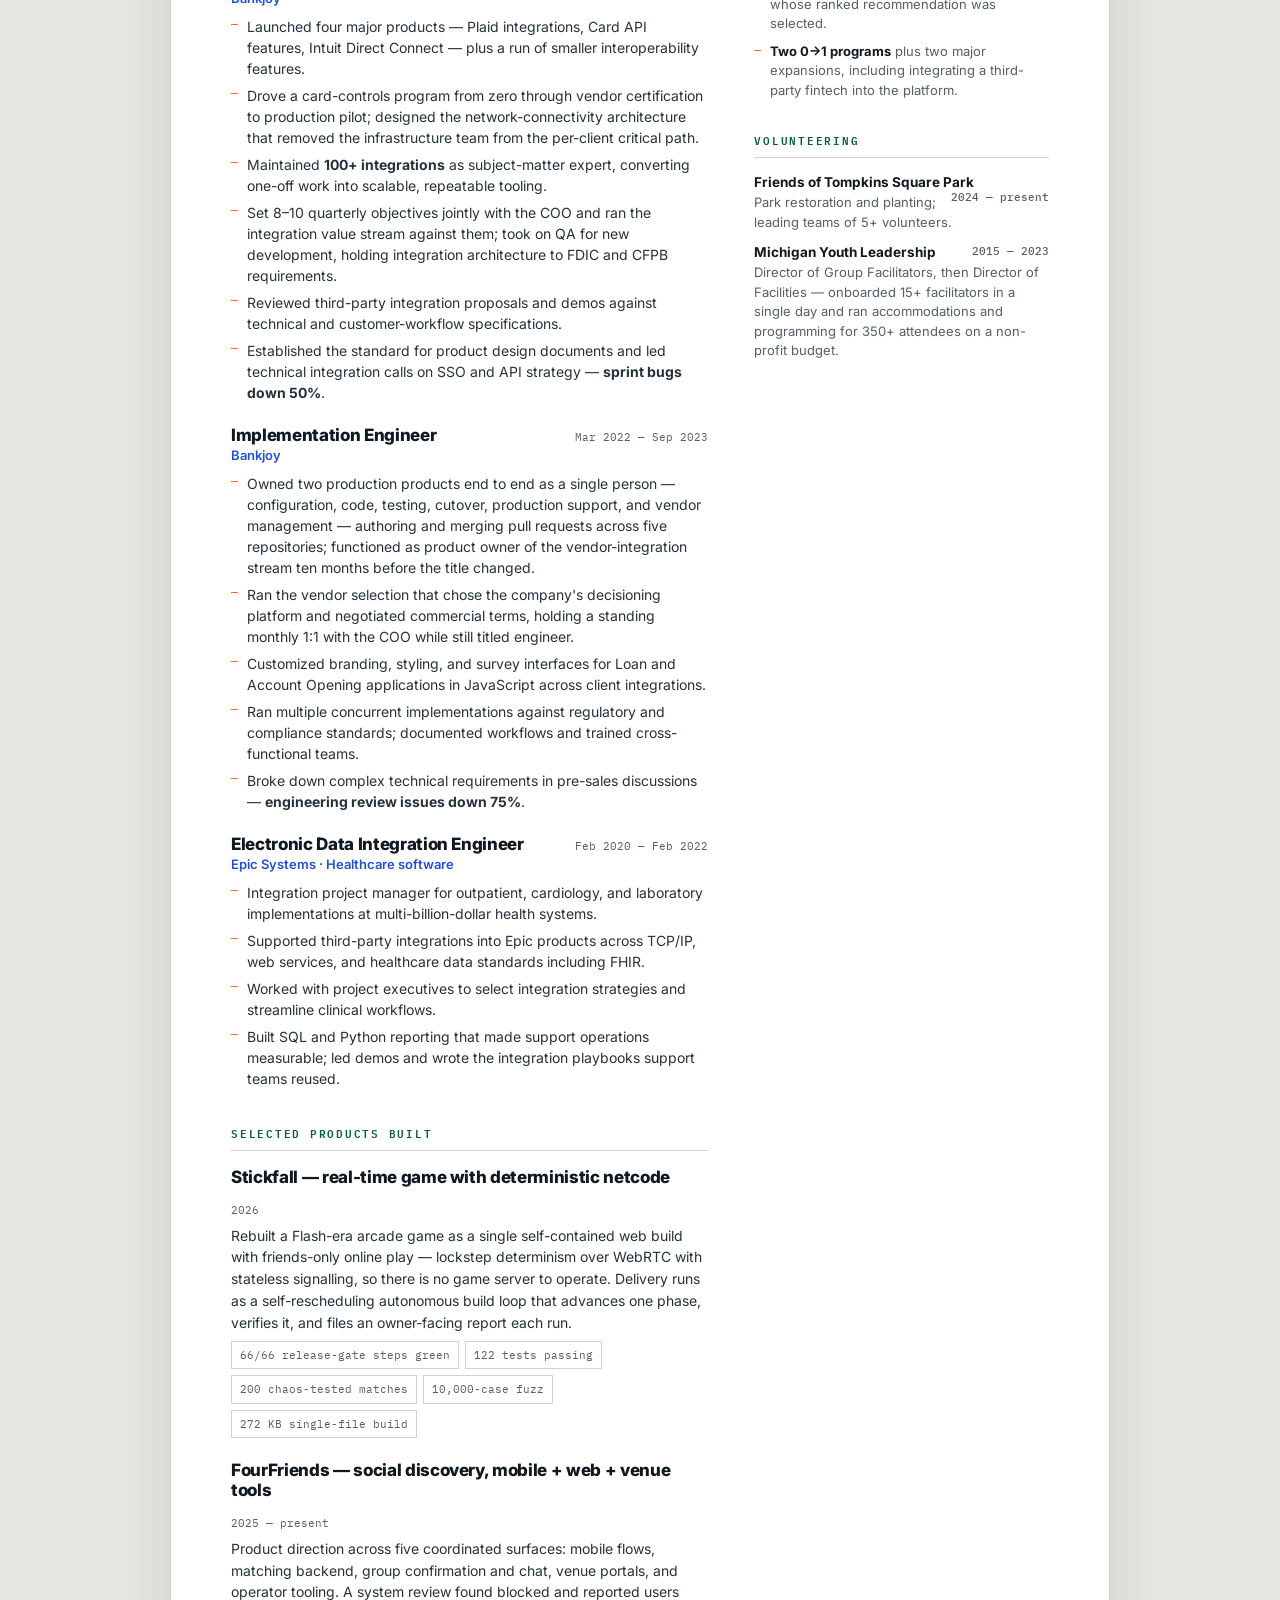
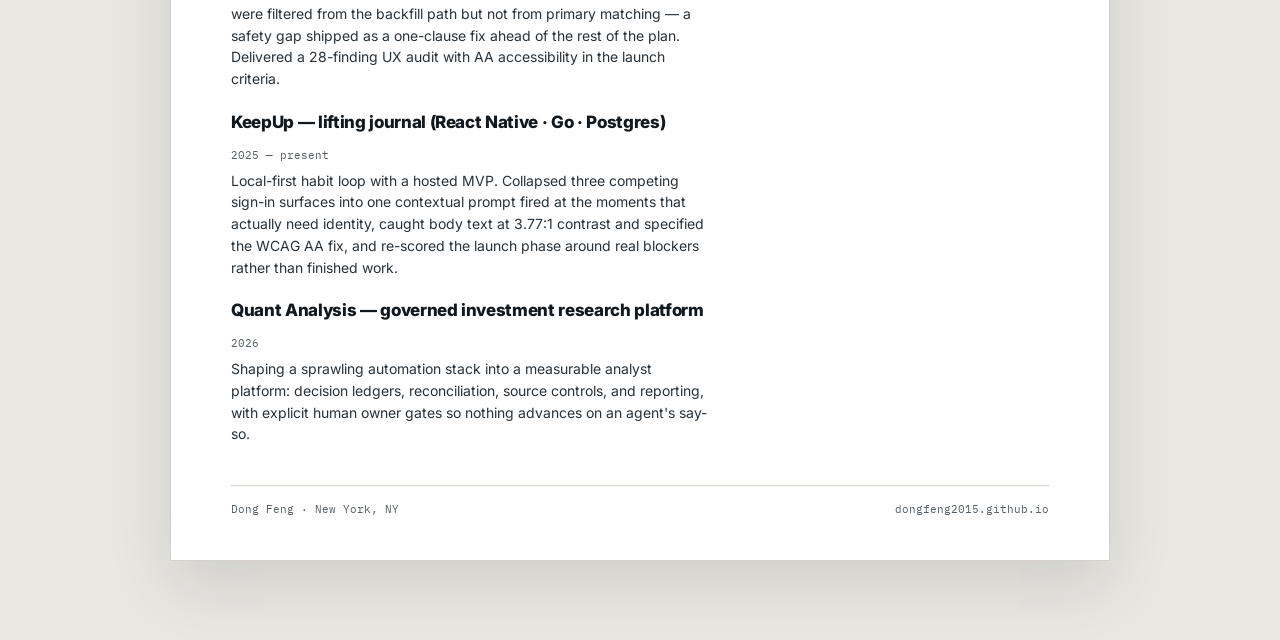
<file: resume.html>
<!doctype html>
<html lang="en">
  <head>
    <meta charset="utf-8" />
    <meta name="viewport" content="width=device-width, initial-scale=1" />
    <meta name="theme-color" content="#101820" />
    <meta
      name="description"
      content="Résumé of Dong Feng — Technical Product Manager. Two product teams and the AI practice at Bankjoy, SSO to 26+ financial institutions, EHR integration at Epic Systems, plus four self-built products."
    />
    <title>Dong Feng — Résumé</title>

    <link rel="preconnect" href="https://fonts.googleapis.com" />
    <link rel="preconnect" href="https://fonts.gstatic.com" crossorigin />
    <link
      href="https://fonts.googleapis.com/css2?family=Inter:wght@400;500;600;700;800;900&family=IBM+Plex+Mono:wght@500;600&display=swap"
      rel="stylesheet"
    />
    <link rel="stylesheet" href="resume.css" />
    <script defer src="script.js"></script>
  </head>
  <body>
    <a class="skip-link" href="#resume">Skip to content</a>

    <div class="toolbar no-print">
      <a class="toolbar-back" href="index.html"><span aria-hidden="true">←</span> Portfolio</a>
      <div class="toolbar-actions">
        <button class="button button-primary" type="button" data-print>
          Save as PDF <span aria-hidden="true">↓</span>
        </button>
        <a class="button button-quiet" href="mailto:fengdong@umich.edu">Email me</a>
      </div>
    </div>

    <main class="sheet" id="resume">
      <header class="masthead">
        <div>
          <h1>Dong Feng</h1>
          <p class="title">Technical Product Manager — two product teams, an open API platform, and the company's AI practice</p>
        </div>
        <ul class="contact-block">
          <li>New York, NY</li>
          <li><a href="mailto:fengdong@umich.edu">fengdong@umich.edu</a></li>
          <li><a href="https://dongfeng2015.github.io/">dongfeng2015.github.io</a></li>
          <li><a href="https://github.com/dongfeng2015">github.com/dongfeng2015</a></li>
        </ul>
      </header>

      <section class="summary" aria-label="Summary">
        <p>
          Technical product manager running two teams and two backlogs on Bankjoy's open API platform — six years in regulated industries where the integration <em>is</em> the product, from fintech open banking to clinical data at Epic. I work where most PMs don't: reading the stack trace, negotiating the vendor contract, and taking client escalations personally so engineers stay heads-down. I run the company's AI practice as its tooling administrator, and outside work I build and ship my own products end to end, verification systems included.
        </p>
      </section>

      <div class="columns">
        <div class="col-main">
          <section aria-labelledby="exp-title">
            <h2 id="exp-title">Experience</h2>

            <article class="role">
              <div class="role-head">
                <h3>Technical Product Manager II</h3>
                <p class="role-when">Nov 2024 — Present</p>
              </div>
              <p class="role-org">Bankjoy · Digital banking platform</p>
              <ul>
                <li>Run two product teams and two backlogs on the Open API Platform; shipped a unified enterprise SSO platform to <strong>26+ financial institutions in six months</strong>, including native mobile authentication APIs and a custom authentication integration I directed for the company's largest client.</li>
                <li>Built the partner API program end to end — specification, endpoint design, security model, partner onboarding — personally caught a cross-user data-access flaw (access tokens carried no ownership context) and directed the fix before partners went live; consolidated bespoke per-vendor APIs onto the shared endpoint set and drove FDX-standard interoperability.</li>
                <li>Lead the organization's AI practice as its tooling administrator, establishing workflows across product planning, design, and engineering that increased my team's delivery efficiency by <strong>50%</strong> in the most recent quarter.</li>
                <li>Prototyped spec-to-design generation producing design-system-accurate Figma mockups from requirements, and convened engineering and design leadership around the result; trained Design on Claude and <code>design.md</code> context files; created reusable AI skills for technical documentation; introduced Engineering to BMAD; run a shared AI workspace other departments use.</li>
                <li>Serve as a one-person team in front of enterprise clients — discovery interviews, live troubleshooting, direct escalations, and war rooms (two opened and closed for one client in a single day) — keeping engineers out of client calls and handing them root causes with repro steps instead.</li>
                <li>Work at the system level: review and merge pull requests in production repositories, write cross-institution SQL, read stack traces to the failing method, and query production data to verify vendor behavior; own <strong>40+ automated API monitors</strong>.</li>
                <li>Own the commercial layer: negotiated a vendor renewal to signature under a same-day pricing deadline; ran a three-vendor competitive evaluation whose ranked recommendation was selected; gate delivery on signed contracts; killed a recurring vendor cost that served a churned client.</li>
                <li>Wrote the process both teams run on — release-train scope rules, QA triage conventions, ticket-intake taxonomy — and committed a three-phase, multi-year platform roadmap directly to executive leadership.</li>
                <li>Ran the administrative-console replatform as flagship (authoring 8+ PRDs) and a migration program across dozens of enterprise clients, writing the runbook others worked from.</li>
                <li>Manage and mentor across both roadmaps; ran the hiring loop for the team's second PM, authored the take-home exercise, and coached the hire — coaching cited in my promotion letter.</li>
              </ul>
            </article>

            <article class="role">
              <div class="role-head">
                <h3>Vendor Integrations Product Manager</h3>
                <p class="role-when">Jul 2023 — Nov 2024</p>
              </div>
              <p class="role-org">Bankjoy</p>
              <ul>
                <li>Launched four major products — Plaid integrations, Card API features, Intuit Direct Connect — plus a run of smaller interoperability features.</li>
                <li>Drove a card-controls program from zero through vendor certification to production pilot; designed the network-connectivity architecture that removed the infrastructure team from the per-client critical path.</li>
                <li>Maintained <strong>100+ integrations</strong> as subject-matter expert, converting one-off work into scalable, repeatable tooling.</li>
                <li>Set 8–10 quarterly objectives jointly with the COO and ran the integration value stream against them; took on QA for new development, holding integration architecture to FDIC and CFPB requirements.</li>
                <li>Reviewed third-party integration proposals and demos against technical and customer-workflow specifications.</li>
                <li>Established the standard for product design documents and led technical integration calls on SSO and API strategy — <strong>sprint bugs down 50%</strong>.</li>
              </ul>
            </article>

            <article class="role">
              <div class="role-head">
                <h3>Implementation Engineer</h3>
                <p class="role-when">Mar 2022 — Sep 2023</p>
              </div>
              <p class="role-org">Bankjoy</p>
              <ul>
                <li>Owned two production products end to end as a single person — configuration, code, testing, cutover, production support, and vendor management — authoring and merging pull requests across five repositories; functioned as product owner of the vendor-integration stream ten months before the title changed.</li>
                <li>Ran the vendor selection that chose the company's decisioning platform and negotiated commercial terms, holding a standing monthly 1:1 with the COO while still titled engineer.</li>
                <li>Customized branding, styling, and survey interfaces for Loan and Account Opening applications in JavaScript across client integrations.</li>
                <li>Ran multiple concurrent implementations against regulatory and compliance standards; documented workflows and trained cross-functional teams.</li>
                <li>Broke down complex technical requirements in pre-sales discussions — <strong>engineering review issues down 75%</strong>.</li>
              </ul>
            </article>

            <article class="role">
              <div class="role-head">
                <h3>Electronic Data Integration Engineer</h3>
                <p class="role-when">Feb 2020 — Feb 2022</p>
              </div>
              <p class="role-org">Epic Systems · Healthcare software</p>
              <ul>
                <li>Integration project manager for outpatient, cardiology, and laboratory implementations at multi-billion-dollar health systems.</li>
                <li>Supported third-party integrations into Epic products across TCP/IP, web services, and healthcare data standards including FHIR.</li>
                <li>Worked with project executives to select integration strategies and streamline clinical workflows.</li>
                <li>Built SQL and Python reporting that made support operations measurable; led demos and wrote the integration playbooks support teams reused.</li>
              </ul>
            </article>
          </section>

          <section aria-labelledby="products-title" class="products">
            <h2 id="products-title">Selected products built</h2>

            <article class="product">
              <div class="role-head">
                <h3>Stickfall — real-time game with deterministic netcode</h3>
                <p class="role-when">2026</p>
              </div>
              <p>
                Rebuilt a Flash-era arcade game as a single self-contained web build with friends-only online play — lockstep determinism over WebRTC with stateless signalling, so there is no game server to operate. Delivery runs as a self-rescheduling autonomous build loop that advances one phase, verifies it, and files an owner-facing report each run.
              </p>
              <p class="metrics">
                <span>66/66 release-gate steps green</span><span>122 tests passing</span><span>200 chaos-tested matches</span><span>10,000-case fuzz</span><span>272 KB single-file build</span>
              </p>
            </article>

            <article class="product">
              <div class="role-head">
                <h3>FourFriends — social discovery, mobile + web + venue tools</h3>
                <p class="role-when">2025 — present</p>
              </div>
              <p>
                Product direction across five coordinated surfaces: mobile flows, matching backend, group confirmation and chat, venue portals, and operator tooling. A system review found blocked and reported users were filtered from the backfill path but not from primary matching — a safety gap shipped as a one-clause fix ahead of the rest of the plan. Delivered a 28-finding UX audit with AA accessibility in the launch criteria.
              </p>
            </article>

            <article class="product">
              <div class="role-head">
                <h3>KeepUp — lifting journal (React Native · Go · Postgres)</h3>
                <p class="role-when">2025 — present</p>
              </div>
              <p>
                Local-first habit loop with a hosted MVP. Collapsed three competing sign-in surfaces into one contextual prompt fired at the moments that actually need identity, caught body text at 3.77:1 contrast and specified the WCAG AA fix, and re-scored the launch phase around real blockers rather than finished work.
              </p>
            </article>

            <article class="product">
              <div class="role-head">
                <h3>Quant Analysis — governed investment research platform</h3>
                <p class="role-when">2026</p>
              </div>
              <p>
                Shaping a sprawling automation stack into a measurable analyst platform: decision ledgers, reconciliation, source controls, and reporting, with explicit human owner gates so nothing advances on an agent's say-so.
              </p>
            </article>
          </section>
        </div>

        <aside class="col-side">
          <section aria-labelledby="skills-title">
            <h2 id="skills-title">Skills</h2>
            <div class="skill-group">
              <h4>Languages</h4>
              <p>Go · TypeScript / JavaScript · C# · SQL · Python</p>
            </div>
            <div class="skill-group">
              <h4>Integration &amp; platform</h4>
              <p>Open API platforms · OAuth &amp; SSO · FDX · FHIR · Plaid · Intuit Direct Connect · Card APIs · REST &amp; OpenAPI</p>
            </div>
            <div class="skill-group">
              <h4>Product</h4>
              <p>Roadmapping · requirements &amp; design docs · market research · QA ownership · Agile · JIRA · stakeholder communication</p>
            </div>
            <div class="skill-group">
              <h4>Commercial &amp; process</h4>
              <p>Vendor negotiation &amp; evaluation · contract gating · cost modeling · release-train governance · intake &amp; triage design · war-room incident response · PM hiring &amp; coaching</p>
            </div>
            <div class="skill-group">
              <h4>Regulated delivery</h4>
              <p>FDIC · CFPB · healthcare data standards · audit-ready documentation</p>
            </div>
            <div class="skill-group">
              <h4>Build &amp; operate</h4>
              <p>React &amp; React Native · Postgres · GitHub workflows · CI and acceptance gates · WCAG review</p>
            </div>
            <div class="skill-group">
              <h4>AI orchestration</h4>
              <p>Org-wide AI enablement &amp; tooling administration · spec-to-design generation (Figma) · MCP integrations · multi-agent planning · model routing · scheduled autonomous runs · human owner gates · evidence-based review</p>
            </div>
          </section>

          <section aria-labelledby="edu-title">
            <h2 id="edu-title">Education</h2>
            <div class="edu">
              <p class="edu-school">University of Michigan</p>
              <p class="edu-degree">BSE, Mechanical Engineering — 2019</p>
              <p class="edu-degree">BSE, Chemical Engineering — 2019</p>
            </div>
          </section>

          <section aria-labelledby="wins-title">
            <h2 id="wins-title">Selected results</h2>
            <ul class="wins">
              <li><strong>26+ financial institutions in six months</strong> live on the unified SSO platform I shipped.</li>
              <li><strong>50% delivery-efficiency gain</strong> in one quarter from the AI practice I run company-wide.</li>
              <li><strong>Hired and coached</strong> the team's second PM — coaching cited in my promotion letter.</li>
              <li><strong>Vendor renewal to signature</strong> under a same-day deadline; three-vendor evaluation whose ranked recommendation was selected.</li>
              <li><strong>Two 0→1 programs</strong> plus two major expansions, including integrating a third-party fintech into the platform.</li>
            </ul>
          </section>

          <section aria-labelledby="vol-title">
            <h2 id="vol-title">Volunteering</h2>
            <div class="vol">
              <p class="vol-org">Friends of Tompkins Square Park <span>2024 — present</span></p>
              <p>Park restoration and planting; leading teams of 5+ volunteers.</p>
            </div>
            <div class="vol">
              <p class="vol-org">Michigan Youth Leadership <span>2015 — 2023</span></p>
              <p>Director of Group Facilitators, then Director of Facilities — onboarded 15+ facilitators in a single day and ran accommodations and programming for 350+ attendees on a non-profit budget.</p>
            </div>
          </section>
        </aside>
      </div>

      <footer class="sheet-footer">
        <span>Dong Feng · New York, NY</span>
        <span>dongfeng2015.github.io</span>
      </footer>
    </main>
  </body>
</html>
</file>
<file: styles.css>
/* ============================================================
   Dong Feng — portfolio + résumé
   Editorial / Swiss-brutalist system. Two typefaces:
   Inter for voice, IBM Plex Mono for anything that behaves
   like a label, index, status, or measurement.
   ============================================================ */

:root {
  --ink: #101820;
  --ink-soft: #26323b;
  --paper: #f4f3ef;
  --paper-2: #eceae4;
  --white: #ffffff;
  --line: #c9ceca;
  --line-soft: #dedbd4;
  --muted: #545f67;          /* darkened for AA on paper */
  --muted-dark: #aab4ba;     /* muted text on ink */
  --mint: #a8f0cf;
  --mint-deep: #0b5c45;      /* darkened for AA on paper */
  --orange: #ff6b35;
  --blue: #2450cf;           /* darkened for AA with white text */
  --blue-pale: #e9edff;

  --sans: Inter, ui-sans-serif, -apple-system, BlinkMacSystemFont, "Segoe UI", sans-serif;
  --mono: "IBM Plex Mono", ui-monospace, SFMono-Regular, Menlo, monospace;

  --max: 1200px;
  --s1: 8px;
  --s2: 16px;
  --s3: 24px;
  --s4: 40px;
  --s5: 64px;
  --s6: 96px;
  --s7: 128px;
}

* { box-sizing: border-box; }
html { scroll-behavior: smooth; }
body {
  margin: 0;
  color: var(--ink);
  background: var(--paper);
  font-family: var(--sans);
  font-size: 16px;
  -webkit-font-smoothing: antialiased;
  text-rendering: optimizeLegibility;
}

a { color: inherit; text-decoration: none; }
button { font: inherit; }
img { max-width: 100%; }

.visually-hidden {
  position: absolute;
  width: 1px; height: 1px;
  margin: -1px; padding: 0;
  overflow: hidden; clip: rect(0 0 0 0);
  white-space: nowrap; border: 0;
}

.skip-link {
  position: fixed; left: 16px; top: -60px; z-index: 100;
  padding: 12px 16px; background: var(--mint); color: var(--ink);
  font-weight: 800;
}
.skip-link:focus { top: 12px; }
:focus-visible { outline: 3px solid var(--orange); outline-offset: 4px; }

/* ---------- scroll progress ---------- */
.scroll-progress {
  position: fixed; inset: 0 0 auto 0; z-index: 40;
  height: 3px; background: transparent; pointer-events: none;
}
.scroll-progress i {
  display: block; height: 100%; width: 0%;
  background: var(--orange);
  transition: width .08s linear;
}

/* ---------- header ---------- */
.site-header {
  position: sticky; top: 0; z-index: 20;
  display: grid; grid-template-columns: 1fr auto 1fr;
  align-items: center;
  width: 100%; min-height: 72px;
  padding: 0 max(24px, calc((100vw - var(--max)) / 2));
  color: var(--white);
  background: rgba(16, 24, 32, .94);
  border-bottom: 1px solid rgba(255,255,255,.16);
  backdrop-filter: blur(18px);
}
.wordmark {
  justify-self: start;
  font-family: var(--mono);
  font-size: 14px; font-weight: 600; letter-spacing: .08em;
}
.wordmark span { color: var(--mint); }
.site-header nav { display: flex; gap: 30px; }
.site-header nav a {
  position: relative;
  color: #d3d9dd;
  font-family: var(--mono);
  font-size: 12px; font-weight: 500; letter-spacing: .04em;
}
.site-header nav a::after {
  content: ""; position: absolute; left: 0; right: 100%; bottom: -6px;
  height: 1px; background: var(--mint); transition: right .25s ease;
}
.site-header nav a:hover { color: var(--mint); }
.site-header nav a:hover::after { right: 0; }
.nav-cta {
  justify-self: end; padding-bottom: 3px;
  border-bottom: 1px solid var(--mint);
  font-family: var(--mono); font-size: 12px; font-weight: 600;
}

/* ---------- hero ---------- */
.hero {
  display: grid; grid-template-columns: 1.25fr .75fr;
  gap: 70px; align-items: center;
  min-height: 700px;
  padding: 94px max(24px, calc((100vw - var(--max)) / 2));
  color: var(--white);
  background:
    radial-gradient(1100px 600px at 12% 12%, rgba(36,80,207,.22), transparent 62%),
    linear-gradient(180deg, #131d26, var(--ink));
  position: relative; overflow: hidden;
}
.hero::before {
  content: ""; position: absolute; inset: 0; pointer-events: none;
  background-image:
    linear-gradient(rgba(255,255,255,.035) 1px, transparent 1px),
    linear-gradient(90deg, rgba(255,255,255,.035) 1px, transparent 1px);
  background-size: 64px 64px;
  mask-image: radial-gradient(900px 520px at 70% 40%, #000 20%, transparent 80%);
}
.hero > * { position: relative; }

.overline, .section-index, .case-type {
  margin: 0 0 24px;
  font-family: var(--mono);
  font-size: 11px; font-weight: 600; letter-spacing: .12em; text-transform: uppercase;
}
.overline { color: var(--mint); }
.hero h1 {
  max-width: 15ch; margin: 0;
  font-size: clamp(48px, 6.4vw, 92px);
  line-height: .95; letter-spacing: -.045em; font-weight: 800;
}
.hero h1 span { color: var(--mint); }
.hero-summary {
  max-width: 62ch; margin: 32px 0 0;
  color: #ccd4d9; font-size: clamp(17px, 1.7vw, 21px); line-height: 1.55;
}
.hero-actions { display: flex; gap: 12px; flex-wrap: wrap; margin-top: 38px; }

.button {
  display: inline-flex; align-items: center; justify-content: center; gap: 18px;
  min-height: 52px; padding: 0 22px;
  border: 1px solid; border-radius: 0;
  font-family: var(--mono); font-weight: 600; font-size: 12px; letter-spacing: .04em;
  cursor: pointer;
  transition: transform .2s ease, box-shadow .2s ease, background-color .2s ease;
}
.button:hover { transform: translate(-3px, -3px); box-shadow: 6px 6px 0 var(--orange); }
.button-primary { color: var(--ink); background: var(--mint); border-color: var(--mint); }
.button-secondary { color: var(--white); background: transparent; border-color: #7c868c; }
.button-secondary:hover { background: rgba(255,255,255,.06); }
.button-light { color: var(--ink); background: var(--white); border-color: var(--white); }
.button-ghost { color: var(--white); background: transparent; border-color: rgba(255,255,255,.55); }
.button-ghost:hover { background: rgba(255,255,255,.1); }

.hero-system { border: 1px solid #58636a; background: #16222b; box-shadow: 18px 18px 0 var(--blue); }
.system-label {
  display: flex; justify-content: space-between; padding: 18px 20px;
  color: var(--mint); border-bottom: 1px solid #58636a;
  font-family: var(--mono); font-size: 10px; font-weight: 600; letter-spacing: .12em;
}
.hero-system ol { margin: 0; padding: 0; list-style: none; }
.hero-system li {
  display: grid; grid-template-columns: 38px 1fr auto; gap: 12px; align-items: center;
  min-height: 68px; padding: 0 20px; border-bottom: 1px solid #3b464e;
}
.hero-system li span { color: var(--orange); font-family: var(--mono); font-size: 11px; font-weight: 600; }
.hero-system li strong { font-size: 14px; }
.hero-system li i { color: #a3aeb4; font-family: var(--mono); font-size: 11px; font-style: normal; }
.hero-system > p {
  margin: 0; padding: 21px 20px; color: #bcc5ca;
  font-family: Georgia, "Times New Roman", serif; font-style: italic; font-size: 15px;
}

/* ---------- signal bar ---------- */
.signal-bar {
  display: grid; grid-template-columns: repeat(4, 1fr);
  border-bottom: 1px solid var(--ink); background: var(--mint);
}
.signal-bar span {
  padding: 19px 16px; border-right: 1px solid var(--ink); text-align: center;
  font-family: var(--mono); font-size: 11px; font-weight: 600;
  letter-spacing: .06em; text-transform: uppercase;
}
.signal-bar span:last-child { border-right: 0; }

/* ---------- receipts band ---------- */
.receipts {
  padding: 0 max(24px, calc((100vw - var(--max)) / 2));
  background: var(--ink);
}
.receipts-grid {
  display: grid; grid-template-columns: repeat(4, 1fr);
  border-left: 1px solid #313d45;
}
.receipts-grid > div {
  padding: 40px 26px; border-right: 1px solid #313d45; color: var(--white);
}
.receipts-grid span {
  display: block; margin-bottom: 12px;
  font-size: clamp(34px, 4vw, 52px); font-weight: 800; letter-spacing: -.04em;
  color: var(--mint);
}
.receipts-grid p { margin: 0; color: var(--muted-dark); font-size: 14px; line-height: 1.45; }

/* ---------- sections ---------- */
.section { width: min(var(--max), calc(100% - 48px)); margin: 0 auto; padding: var(--s7) 0; }
.section-index { color: var(--mint-deep); }
.section h2 {
  margin: 0; font-size: clamp(36px, 4.8vw, 66px);
  line-height: 1.02; letter-spacing: -.04em; font-weight: 800;
}
.intro { display: grid; grid-template-columns: 1fr 3fr; gap: var(--s4); border-bottom: 1px solid var(--line); }
.large-copy {
  max-width: 60ch; margin: 32px 0 0; color: var(--ink-soft);
  font-size: clamp(19px, 2.2vw, 27px); line-height: 1.42; letter-spacing: -.015em;
}

.section-heading {
  display: grid; grid-template-columns: 1.5fr .7fr; gap: 70px; align-items: end;
  margin-bottom: var(--s5);
}
.section-heading > p { margin: 0; max-width: 46ch; color: var(--muted); font-size: 16px; line-height: 1.6; }

/* ---------- cases ---------- */
.case { border: 1px solid var(--ink); background: var(--white); }
.case-featured { display: grid; grid-template-columns: 74px 1fr 310px; }
.case-number { padding: 26px 20px; border-right: 1px solid var(--ink); font-family: var(--mono); font-size: 14px; font-weight: 600; }
.case-main { padding: 54px; }
.case-type { color: var(--blue); }
.case h3, .case-card h3 {
  margin: 0; font-size: clamp(34px, 4.4vw, 60px);
  line-height: 1.02; letter-spacing: -.04em; font-weight: 800;
}
.case-lede { max-width: 60ch; margin: 22px 0 40px; color: var(--ink-soft); font-size: 20px; line-height: 1.5; }
.case-columns {
  display: grid; grid-template-columns: 1fr 1fr; gap: 36px;
  padding-top: 30px; margin-top: 30px; border-top: 1px solid var(--line);
}
.case-columns:first-of-type { margin-top: 0; }
.case-columns h4 {
  margin: 0 0 9px; font-family: var(--mono); font-size: 11px; font-weight: 600;
  text-transform: uppercase; letter-spacing: .08em;
}
.case-columns p { margin: 0; color: var(--muted); line-height: 1.55; font-size: 15px; }
.case-proof { padding: 54px 30px; color: var(--white); background: var(--blue); }
.case-proof > p {
  margin: 0 0 38px; color: #d5deff;
  font-family: var(--mono); font-size: 10px; font-weight: 600; letter-spacing: .13em;
}
.case-proof ul { margin: 0; padding: 0; list-style: none; }
.case-proof li { padding: 22px 0; border-top: 1px solid rgba(255,255,255,.28); line-height: 1.35; font-size: 15px; }
.case-proof li span {
  display: block; margin-bottom: 4px; color: var(--mint);
  font-size: 34px; font-weight: 800; letter-spacing: -.04em;
}

.case-grid { display: grid; grid-template-columns: 1fr 1fr; gap: 20px; margin-top: 20px; }
.case-card {
  min-height: 510px; padding: 38px; border: 1px solid var(--ink); background: var(--white);
  transition: transform .25s ease, box-shadow .25s ease;
}
.case-card:hover { transform: translate(-4px, -4px); box-shadow: 8px 8px 0 var(--ink); }
.case-card:nth-child(2) { background: var(--blue-pale); }
.case-card .case-type { min-height: 14px; margin-bottom: 42px; }
.case-card-top {
  display: flex; justify-content: space-between; margin-bottom: 22px;
  font-family: var(--mono); font-size: 12px; font-weight: 600;
}
.status { color: var(--mint-deep); }
.case-card > p:not(.case-type) { max-width: 58ch; margin: 22px 0 30px; color: var(--ink-soft); font-size: 17px; line-height: 1.55; }
.case-card dl { margin: 0; border-top: 1px solid var(--line); }
.case-card dl div {
  display: grid; grid-template-columns: 132px 1fr; gap: 16px;
  padding: 14px 0; border-bottom: 1px solid var(--line);
}
.case-card dt { font-family: var(--mono); font-weight: 600; font-size: 11px; text-transform: uppercase; letter-spacing: .05em; }
.case-card dd { margin: 0; color: var(--muted); font-size: 14px; line-height: 1.45; }

.case-card-wide { grid-column: 1 / -1; min-height: 0; background: var(--ink); color: var(--white); }
.case-card-wide:hover { box-shadow: 8px 8px 0 var(--blue); }
.case-card-wide > p:not(.case-type) { color: #ccd5da; }
.case-card-wide .case-type { color: #8fb0ff; }
.case-card-wide .status { color: var(--mint); }
.case-card-wide dl, .case-card-wide dl div { border-color: #3a454d; }
.case-card-wide dd { color: var(--muted-dark); }
.case-card-wide dl { display: grid; grid-template-columns: 1fr 1fr; column-gap: 40px; }

.impact-flow { display: flex; flex-wrap: wrap; gap: 10px; align-items: center; margin-top: 30px; }
.impact-flow span {
  padding: 11px 13px; border: 1px solid #6a747a;
  font-family: var(--mono); font-size: 12px; font-weight: 500;
}
.impact-flow b { color: var(--orange); }

/* ---------- also in flight ---------- */
.also {
  display: grid; grid-template-columns: 1fr 3fr; gap: var(--s4);
  margin-top: 20px; padding: 40px; border: 1px dashed var(--line);
  background: var(--paper-2);
}
.also .section-index { margin: 0; color: var(--muted); }
.also h3 { margin: 0 0 12px; font-size: 22px; letter-spacing: -.02em; }
.also p { margin: 0; max-width: 78ch; color: var(--muted); font-size: 15px; line-height: 1.6; }

/* ---------- experience timeline ---------- */
.experience { border-top: 1px solid var(--line); }
.timeline { margin: 0; padding: 0; list-style: none; border-top: 1px solid var(--ink); }
.timeline > li {
  display: grid; grid-template-columns: 260px 1fr; gap: 40px;
  padding: 40px 0; border-bottom: 1px solid var(--line);
}
.role-org { margin: 0 0 4px; font-size: 20px; font-weight: 800; letter-spacing: -.02em; }
.role-dates { margin: 0; color: var(--muted); font-family: var(--mono); font-size: 12px; }
.role-body h3 { margin: 0 0 10px; font-size: 22px; letter-spacing: -.02em; }
.role-body > p { margin: 0 0 16px; max-width: 72ch; color: var(--ink-soft); font-size: 16px; line-height: 1.55; }
.role-body ul { margin: 0; padding: 0; list-style: none; }
.role-body li {
  position: relative; padding-left: 20px; margin-bottom: 8px;
  color: var(--muted); font-size: 15px; line-height: 1.55;
}
.role-body li::before {
  content: ""; position: absolute; left: 0; top: .62em;
  width: 8px; height: 1px; background: var(--orange);
}

/* ---------- toolkit ---------- */
.skills { border-top: 1px solid var(--line); }
.toolkit-grid { display: grid; grid-template-columns: 1fr 1fr; gap: 20px; }
.toolkit-grid article {
  min-height: 360px; padding: 34px;
  color: var(--white); background: var(--ink); border: 1px solid var(--ink);
}
.toolkit-grid article:nth-child(2), .toolkit-grid article:nth-child(4) { color: var(--ink); background: var(--white); }
.toolkit-grid article > span { color: var(--orange); font-family: var(--mono); font-size: 12px; font-weight: 600; }
.toolkit-grid h3 { margin: 66px 0 14px; font-size: 30px; letter-spacing: -.03em; }
.toolkit-grid p { max-width: 58ch; margin: 0; color: #c3ccd1; font-size: 16px; line-height: 1.55; }
.toolkit-grid article:nth-child(2) p, .toolkit-grid article:nth-child(4) p { color: var(--muted); }
.toolkit-grid ul { display: flex; flex-wrap: wrap; gap: 8px; margin: 26px 0 0; padding: 0; list-style: none; }
.toolkit-grid li {
  padding: 8px 11px; border: 1px solid #5a666d;
  font-family: var(--mono); font-size: 11px; font-weight: 500;
}
.toolkit-grid article:nth-child(2) li, .toolkit-grid article:nth-child(4) li { border-color: var(--line); }
.toolkit-grid .toolkit-wide { grid-column: 1 / -1; min-height: 280px; color: var(--ink); background: var(--mint); }
.toolkit-grid .toolkit-wide h3 { margin-top: 44px; }
.toolkit-grid .toolkit-wide p { max-width: 90ch; color: var(--ink-soft); font-size: 18px; }
.toolkit-grid .toolkit-wide ul { gap: 10px; }
.toolkit-grid .toolkit-wide li { border-color: var(--ink); }

/* ---------- principles ---------- */
.approach { border-top: 1px solid var(--line); }
.principles { display: grid; grid-template-columns: repeat(3, 1fr); border: 1px solid var(--ink); }
.principles article { min-height: 280px; padding: 28px; border-right: 1px solid var(--ink); border-bottom: 1px solid var(--ink); background: var(--white); }
.principles article:nth-child(3n) { border-right: 0; }
.principles article:nth-last-child(-n+3) { border-bottom: 0; }
.principles article > span {
  display: inline-grid; place-items: center; width: 38px; height: 38px;
  color: var(--white); background: var(--ink);
  font-family: var(--mono); font-size: 11px; font-weight: 600;
}
.principles h3 { margin: 56px 0 12px; font-size: 22px; letter-spacing: -.03em; }
.principles p { margin: 0; color: var(--muted); line-height: 1.55; font-size: 15px; }

/* ---------- profile ---------- */
.profile { border-top: 1px solid var(--line); }
.profile-grid { display: grid; grid-template-columns: 1.15fr .85fr; gap: 90px; }
.capability-list { border-top: 1px solid var(--ink); }
.capability-list > div {
  display: grid; grid-template-columns: 150px 1fr; gap: 18px;
  padding: 18px 0; border-bottom: 1px solid var(--line);
}
.capability-list span { font-family: var(--mono); font-size: 11px; font-weight: 600; text-transform: uppercase; letter-spacing: .05em; }
.capability-list p { margin: 0; color: var(--muted); line-height: 1.45; font-size: 15px; }

/* ---------- contact + footer ---------- */
.contact {
  display: grid; grid-template-columns: 1fr 3fr; gap: var(--s4);
  width: 100%; max-width: none;
  padding: var(--s6) max(24px, calc((100vw - var(--max)) / 2));
  color: var(--white); background: var(--blue);
}
.contact .section-index { color: var(--mint); }
.contact h2 { max-width: 20ch; }
.contact p:not(.section-index) { max-width: 62ch; margin: 26px 0 32px; color: #e0e6ff; font-size: 18px; line-height: 1.55; }
.contact-actions { display: flex; flex-wrap: wrap; gap: 12px; }
footer {
  display: flex; justify-content: space-between; gap: 24px;
  padding: 28px max(24px, calc((100vw - var(--max)) / 2));
  color: #b6c0c6; background: var(--ink);
  font-family: var(--mono); font-size: 12px;
}
footer a { color: var(--mint); font-weight: 600; }

/* ---------- reveal ---------- */
.reveal { opacity: 0; transform: translateY(18px); transition: opacity .6s ease, transform .6s ease; }
.reveal.is-visible { opacity: 1; transform: none; }

/* ============================================================
   Responsive
   ============================================================ */
@media (max-width: 1080px) {
  .receipts-grid { grid-template-columns: 1fr 1fr; }
  .receipts-grid > div:nth-child(-n+2) { border-bottom: 1px solid #313d45; }
}

@media (max-width: 900px) {
  .site-header { grid-template-columns: 1fr auto; row-gap: 8px; padding-bottom: 10px; }
  .site-header nav {
    grid-column: 1 / -1; gap: 20px;
    overflow-x: auto; padding-bottom: 4px;
    scrollbar-width: none;
  }
  .site-header nav::-webkit-scrollbar { display: none; }
  .hero { grid-template-columns: 1fr; min-height: auto; gap: 60px; padding-top: 72px; }
  .hero-system { max-width: 620px; }
  .signal-bar { grid-template-columns: 1fr 1fr; }
  .signal-bar span:nth-child(2n) { border-right: 0; }
  .signal-bar span:nth-child(-n+2) { border-bottom: 1px solid var(--ink); }
  .intro, .section-heading, .profile-grid, .contact, .also { grid-template-columns: 1fr; }
  .profile-grid { gap: 48px; }
  .case-featured { grid-template-columns: 58px 1fr; }
  .case-proof { grid-column: 1 / -1; }
  .case-proof ul { display: grid; grid-template-columns: repeat(3, 1fr); gap: 20px; }
  .case-grid { grid-template-columns: 1fr; }
  .case-card-wide { grid-column: auto; }
  .case-card-wide dl { grid-template-columns: 1fr; }
  .timeline > li { grid-template-columns: 1fr; gap: 14px; }
  .toolkit-grid { grid-template-columns: 1fr; }
  .toolkit-grid .toolkit-wide { grid-column: auto; }
  .principles { grid-template-columns: 1fr 1fr; }
  .principles article { border-right: 1px solid var(--ink); border-bottom: 1px solid var(--ink); }
  .principles article:nth-child(3n) { border-right: 1px solid var(--ink); }
  .principles article:nth-child(2n) { border-right: 0; }
  .principles article:nth-last-child(-n+2) { border-bottom: 0; }
  .section { padding: var(--s6) 0; }
}

@media (max-width: 600px) {
  .site-header { min-height: 64px; }
  .hero { padding-block: 56px; }
  .hero h1 { font-size: clamp(40px, 12vw, 62px); }
  .section { width: min(100% - 32px, var(--max)); padding: 72px 0; }
  .receipts { padding-inline: 0; }
  .receipts-grid { grid-template-columns: 1fr; border-left: 0; }
  .receipts-grid > div { border-right: 0; border-bottom: 1px solid #313d45; padding: 28px 24px; }
  .case-featured { display: block; }
  .case-number { border-right: 0; border-bottom: 1px solid var(--ink); }
  .case-main, .case-proof { padding: 32px 24px; }
  .case-columns { grid-template-columns: 1fr; gap: 24px; }
  .case-proof ul { grid-template-columns: 1fr; }
  .case-card { min-height: 0; padding: 28px 24px; }
  .case-card:hover, .case-card-wide:hover { transform: none; box-shadow: none; }
  .also { padding: 28px 24px; }
  .toolkit-grid article, .toolkit-grid .toolkit-wide { min-height: 0; padding: 28px 24px; }
  .toolkit-grid h3, .toolkit-grid .toolkit-wide h3 { margin-top: 38px; }
  .case-card dl div { grid-template-columns: 1fr; gap: 4px; }
  .principles { grid-template-columns: 1fr; }
  .principles article { min-height: 0; padding: 26px 24px; border-right: 0; border-bottom: 1px solid var(--ink); }
  .principles article:nth-child(3n), .principles article:nth-child(2n) { border-right: 0; }
  .principles article:last-child { border-bottom: 0; }
  .principles h3 { margin-top: 36px; }
  .capability-list > div { grid-template-columns: 1fr; gap: 6px; }
  footer { flex-direction: column; }
}

@media (prefers-reduced-motion: reduce) {
  html { scroll-behavior: auto; }
  *, *::before, *::after { transition-duration: .01ms !important; animation-duration: .01ms !important; }
  .reveal { opacity: 1; transform: none; }
  .button:hover, .case-card:hover { transform: none; }
}

/* ============================================================
   Print — the portfolio page is not the résumé.
   Printing it gives a readable summary; resume.html is the
   document meant for PDF export.
   ============================================================ */
@media print {
  @page { margin: 0.55in; }
  .site-header, .scroll-progress, .hero-system, .signal-bar, .hero-actions,
  .contact-actions, .also, footer { display: none !important; }
  body { color: #000; background: #fff; font-size: 10pt; }
  .hero { display: block; min-height: 0; padding: 0 0 24px; color: #000; background: #fff; }
  .hero::before { display: none; }
  .hero h1 { max-width: none; font-size: 34pt; }
  .hero h1 span { color: #000; }
  .hero-summary { color: #222; font-size: 12pt; }
  .overline, .section-index, .case-type { color: #000; }
  .receipts { background: #fff; padding: 0; }
  .receipts-grid { border-color: #999; }
  .receipts-grid > div { color: #000; border-color: #999; padding: 14px; }
  .receipts-grid span { color: #000; font-size: 20pt; }
  .receipts-grid p { color: #333; }
  .section { width: 100%; padding: 24px 0; }
  .intro { grid-template-columns: 1fr; }
  .section h2 { font-size: 22pt; }
  .large-copy { font-size: 13pt; }
  .section-heading { grid-template-columns: 1fr; margin-bottom: 20px; }
  .case-featured { grid-template-columns: 40px 1fr; }
  .case-main { padding: 20px; }
  .case-proof { display: none; }
  .case h3, .case-card h3 { font-size: 20pt; }
  .case-grid { grid-template-columns: 1fr 1fr; }
  .case-card { min-height: 0; break-inside: avoid; padding: 18px; }
  .case-card:hover { box-shadow: none; }
  .case-card-wide { grid-column: 1 / -1; color: #000; background: #fff; }
  .case-card-wide > p:not(.case-type), .case-card-wide dd { color: #333; }
  .timeline > li { break-inside: avoid; grid-template-columns: 190px 1fr; gap: 20px; padding: 18px 0; }
  .principles, .toolkit-grid { grid-template-columns: 1fr 1fr; }
  .toolkit-grid article { min-height: 0; break-inside: avoid; padding: 18px; }
  .toolkit-grid .toolkit-wide { grid-column: 1 / -1; }
  .principles article { min-height: 0; padding: 16px; }
  .principles h3 { margin: 14px 0 8px; }
  .profile-grid { grid-template-columns: 1fr 1fr; gap: 30px; }
  .contact { color: #000; background: #fff; padding: 24px 0; grid-template-columns: 1fr; }
  .contact p:not(.section-index) { color: #222; }
  .reveal { opacity: 1; transform: none; }
}
</file>
<file: resume.css>
/* ============================================================
   Dong Feng — résumé sheet
   Screen: a document sitting on the portfolio's paper.
   Print: two clean pages, ATS-friendly text order.
   ============================================================ */

:root {
  --ink: #101820;
  --ink-soft: #26323b;
  --paper: #e9e7e1;
  --white: #ffffff;
  --line: #d5d2ca;
  --line-strong: #101820;
  --muted: #545f67;
  --mint: #a8f0cf;
  --mint-deep: #0b5c45;
  --orange: #ff6b35;
  --blue: #2450cf;

  --sans: Inter, ui-sans-serif, -apple-system, BlinkMacSystemFont, "Segoe UI", sans-serif;
  --mono: "IBM Plex Mono", ui-monospace, SFMono-Regular, Menlo, monospace;
}

* { box-sizing: border-box; }
body {
  margin: 0;
  padding: 0 20px 80px;
  color: var(--ink);
  background: var(--paper);
  font-family: var(--sans);
  font-size: 16px;
  -webkit-font-smoothing: antialiased;
}
a { color: inherit; }
p { margin: 0; }

.skip-link {
  position: fixed; left: 16px; top: -60px; z-index: 100;
  padding: 12px 16px; background: var(--mint); color: var(--ink); font-weight: 800;
}
.skip-link:focus { top: 12px; }
:focus-visible { outline: 3px solid var(--orange); outline-offset: 3px; }

/* ---------- toolbar ---------- */
.toolbar {
  position: sticky; top: 0; z-index: 10;
  display: flex; align-items: center; justify-content: space-between;
  gap: 16px; flex-wrap: wrap;
  max-width: 940px; margin: 0 auto; padding: 18px 0;
  background: var(--paper);
}
.toolbar-back { font-family: var(--mono); font-size: 12px; font-weight: 600; text-decoration: none; }
.toolbar-back:hover { color: var(--blue); }
.toolbar-actions { display: flex; gap: 10px; flex-wrap: wrap; }
.button {
  display: inline-flex; align-items: center; gap: 12px;
  min-height: 44px; padding: 0 18px;
  border: 1px solid var(--ink); background: transparent; color: var(--ink);
  font-family: var(--mono); font-size: 12px; font-weight: 600; letter-spacing: .04em;
  text-decoration: none; cursor: pointer;
  transition: transform .2s ease, box-shadow .2s ease;
}
.button:hover { transform: translate(-2px, -2px); box-shadow: 4px 4px 0 var(--orange); }
.button-primary { background: var(--ink); color: var(--white); }
.button-quiet { background: var(--white); }

/* ---------- sheet ---------- */
.sheet {
  max-width: 940px; margin: 0 auto;
  padding: 56px 60px 44px;
  background: var(--white);
  border: 1px solid var(--line);
  box-shadow: 0 24px 60px rgba(16, 24, 32, .12);
}

.masthead {
  display: flex; justify-content: space-between; align-items: flex-end;
  gap: 40px; flex-wrap: wrap;
  padding-bottom: 22px; border-bottom: 3px solid var(--line-strong);
}
.masthead h1 {
  margin: 0; font-size: clamp(38px, 5vw, 54px);
  line-height: 1; letter-spacing: -.045em; font-weight: 800;
}
.masthead .title {
  margin-top: 10px; max-width: 46ch;
  color: var(--ink-soft); font-size: 16px; line-height: 1.4;
}
.contact-block {
  margin: 0; padding: 0; list-style: none; text-align: right;
  font-family: var(--mono); font-size: 12px; line-height: 1.9; color: var(--muted);
}
.contact-block a { text-decoration: none; }
.contact-block a:hover { color: var(--blue); text-decoration: underline; }

.summary { padding: 22px 0; border-bottom: 1px solid var(--line); }
.summary p { max-width: 92ch; color: var(--ink-soft); font-size: 16px; line-height: 1.6; }
.summary em { font-style: italic; }

.columns {
  display: grid; grid-template-columns: 1.62fr 1fr; gap: 46px;
  padding-top: 30px;
}

h2 {
  margin: 0 0 16px;
  font-family: var(--mono); font-size: 11px; font-weight: 600;
  letter-spacing: .16em; text-transform: uppercase; color: var(--mint-deep);
  padding-bottom: 8px; border-bottom: 1px solid var(--line);
}
.col-main section + section { margin-top: 34px; }
.col-side section + section { margin-top: 30px; }

/* ---------- roles ---------- */
.role, .product { margin-bottom: 22px; break-inside: avoid; }
.role:last-child, .product:last-child { margin-bottom: 0; }
.role-head {
  display: flex; justify-content: space-between; align-items: baseline;
  gap: 16px; flex-wrap: wrap;
}
.role-head h3 { margin: 0; font-size: 17px; font-weight: 800; letter-spacing: -.02em; }
.role-when { font-family: var(--mono); font-size: 11px; color: var(--muted); white-space: nowrap; }
.role-org { margin-top: 2px; color: var(--blue); font-size: 13px; font-weight: 600; }
.role ul { margin: 10px 0 0; padding: 0; list-style: none; }
.role li {
  position: relative; padding-left: 16px; margin-bottom: 6px;
  color: var(--ink-soft); font-size: 14px; line-height: 1.5;
}
.role li::before {
  content: ""; position: absolute; left: 0; top: .6em;
  width: 7px; height: 1px; background: var(--orange);
}
.role li strong { font-weight: 700; }

/* ---------- products ---------- */
.product > p { margin-top: 8px; color: var(--ink-soft); font-size: 14px; line-height: 1.55; }
.metrics { display: flex; flex-wrap: wrap; gap: 6px; margin-top: 10px; }
.metrics span {
  padding: 5px 8px; border: 1px solid var(--line);
  font-family: var(--mono); font-size: 10.5px; color: var(--muted);
}

/* ---------- sidebar ---------- */
.skill-group { margin-bottom: 14px; }
.skill-group h4 {
  margin: 0 0 3px;
  font-family: var(--mono); font-size: 10.5px; font-weight: 600;
  letter-spacing: .08em; text-transform: uppercase; color: var(--ink);
}
.skill-group p { color: var(--muted); font-size: 13px; line-height: 1.5; }

.edu-school { font-size: 15px; font-weight: 800; letter-spacing: -.01em; }
.edu-degree { margin-top: 3px; color: var(--muted); font-size: 13px; line-height: 1.45; }

.wins { margin: 0; padding: 0; list-style: none; }
.wins li {
  position: relative; padding-left: 16px; margin-bottom: 8px;
  color: var(--muted); font-size: 13px; line-height: 1.5;
}
.wins li::before {
  content: ""; position: absolute; left: 0; top: .6em;
  width: 7px; height: 1px; background: var(--orange);
}
.wins strong { color: var(--ink); font-weight: 700; }

.vol { margin-bottom: 12px; }
.vol-org { font-size: 13.5px; font-weight: 700; }
.vol-org span { float: right; font-family: var(--mono); font-size: 10.5px; font-weight: 500; color: var(--muted); }
.vol p:not(.vol-org) { margin-top: 3px; color: var(--muted); font-size: 13px; line-height: 1.5; }

.sheet-footer {
  display: flex; justify-content: space-between; gap: 16px;
  margin-top: 40px; padding-top: 16px; border-top: 1px solid var(--line);
  font-family: var(--mono); font-size: 11px; color: var(--muted);
}

/* ---------- responsive ---------- */
@media (max-width: 820px) {
  .sheet { padding: 36px 26px 32px; }
  .columns { grid-template-columns: 1fr; gap: 34px; }
  .masthead { align-items: flex-start; }
  .contact-block { text-align: left; }
}

@media (prefers-reduced-motion: reduce) {
  *, *::before, *::after { transition-duration: .01ms !important; }
  .button:hover { transform: none; }
}

/* ============================================================
   Print — target: two pages, letter, 0.5in margins.
   ============================================================ */
@media print {
  @page { size: letter; margin: 0.5in; }

  html, body { background: #fff; }
  body { padding: 0; font-size: 10pt; color: #000; }
  .no-print, .skip-link { display: none !important; }

  .sheet {
    max-width: none; margin: 0; padding: 0;
    border: 0; box-shadow: none;
  }

  .masthead { padding-bottom: 10pt; border-bottom-width: 2pt; }
  .masthead h1 { font-size: 26pt; }
  .masthead .title { margin-top: 5pt; font-size: 10.5pt; color: #222; }
  .contact-block { font-size: 8.5pt; line-height: 1.55; color: #333; }
  .contact-block a { text-decoration: none; color: #000; }

  .summary { padding: 8pt 0; }
  .summary p { font-size: 9.5pt; line-height: 1.4; color: #1a1a1a; }

  /* Single flow in print: grid fragmentation across pages is unreliable,
     and a linear order reads correctly in ATS text extraction. */
  .columns { display: block; padding-top: 12pt; }
  /* Sidebar flows as two balanced text columns once it is full width —
     multicol paginates reliably where grid does not. */
  .col-side { margin-top: 14pt; column-count: 2; column-gap: 24pt; }
  h2 { font-size: 8.5pt; letter-spacing: .14em; color: #000; margin-bottom: 8pt; padding-bottom: 4pt; }

  .col-main section + section { margin-top: 12pt; }
  .col-side section + section { margin-top: 12pt; }
  .col-side section { break-inside: avoid; page-break-inside: avoid; }

  /* Sidebar reads better as columns when it is full width */
  .col-side section > div:not(:last-child) { margin-bottom: 6pt; }

  .role, .product { margin-bottom: 9pt; break-inside: avoid; page-break-inside: avoid; }
  .role-head h3 { font-size: 10.5pt; }
  .role-when { font-size: 8.5pt; color: #444; }
  .role-org { font-size: 9pt; color: #000; }
  .role ul { margin-top: 4pt; }
  .role li { font-size: 9pt; line-height: 1.36; margin-bottom: 2.5pt; color: #1a1a1a; }
  .role li::before { background: #000; }

  .product > p { font-size: 9pt; line-height: 1.36; color: #1a1a1a; }
  .metrics { gap: 4pt; margin-top: 5pt; }
  .metrics span { padding: 2pt 4pt; font-size: 8pt; color: #333; border-color: #bbb; }

  .skill-group { margin-bottom: 8pt; }
  .skill-group h4 { font-size: 8.5pt; }
  .skill-group p { font-size: 9pt; line-height: 1.4; color: #1a1a1a; }
  .edu-school { font-size: 10pt; }
  .edu-degree { font-size: 9pt; color: #1a1a1a; }
  .wins li, .vol p:not(.vol-org) { font-size: 9pt; line-height: 1.4; color: #1a1a1a; }
  .wins li::before { background: #000; }
  .vol-org { font-size: 9.5pt; }
  .vol-org span { font-size: 8pt; color: #444; }

  .sheet-footer { display: none; }
}
</file>
